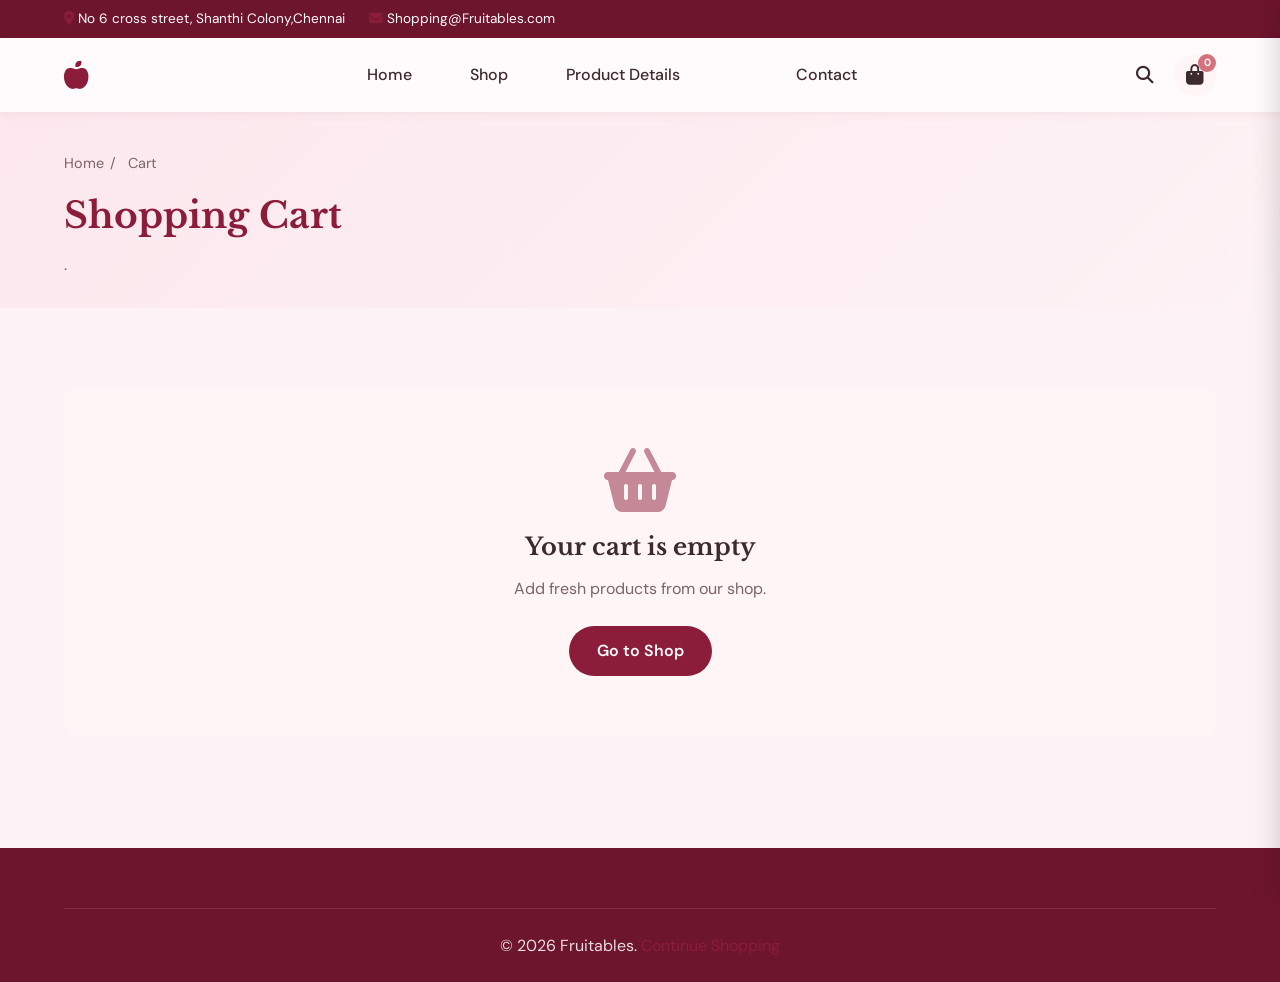
<file: cart.html>
<!DOCTYPE html>
<html lang="en">
<head>
  <meta charset="UTF-8">
  <meta name="viewport" content="width=device-width, initial-scale=1.0">
  <title>Cart - Fruitables</title>
  <link rel="preconnect" href="https://fonts.googleapis.com">
  <link rel="preconnect" href="https://fonts.gstatic.com" crossorigin>
  <link href="https://fonts.googleapis.com/css2?family=DM+Sans:wght@400;500;600;700&family=Libre+Baskerville:wght@400;700&display=swap" rel="stylesheet">
  <link rel="stylesheet" href="https://cdnjs.cloudflare.com/ajax/libs/font-awesome/6.5.1/css/all.min.css">
  <link rel="stylesheet" href="style.css">
</head>
<body>

  <div class="topbar" id="topbar">
    <div class="container topbar-inner">
      <div class="topbar-left">
        <span><i class="fa fa-map-marker-alt"></i> No 6 cross street, Shanthi Colony,Chennai</span>
        <span><i class="fa fa-envelope"></i> Shopping@Fruitables.com</span>
      </div>
    </div>
  </div>

  <nav class="navbar" id="navbar">
    <div class="container navbar-inner">
      <a href="index.html" class="logo">
        <i class="fa fa-apple-alt"></i>
        <span></span>
      </a>
      <button class="hamburger" id="hamburger" type="button" aria-label="Toggle menu">
        <i class="fa fa-bars"></i>
      </button>
      <ul class="nav-links" id="navLinks">
        <li><a href="index.html">Home</a></li>
        <li><a href="shop.html">Shop</a></li>
        <li><a href="product.html?id=1">Product Details</a></li>
        <li class="nav-dropdown" id="pagesDropdown">
          <!-- <button type="button" class="nav-dropdown-toggle" id="pagesDropdownBtn" aria-expanded="false">
            Pages <i class="fa fa-chevron-down"></i>
          </button>
          <ul class="nav-dropdown-menu">
            <li><a href="reviews.html">Reviews</a></li>
            <li><a href="404.html">404</a></li>
            <li><a href="cart.html">Cart</a></li>
          </ul>
        </li> -->
        <li><a href="index.html#footer">Contact</a></li>
      </ul>
      <div class="nav-actions">
        <button type="button" class="nav-icon-btn" id="searchToggleBtn" aria-label="Open search">
          <i class="fa fa-search"></i>
        </button>
        <button type="button" class="cart-btn" id="cartBtn" aria-label="Open cart">
          <i class="fa fa-shopping-bag"></i>
          <span class="cart-badge" id="cartBadge">0</span>
        </button>
      </div>
    </div>
  </nav>

  <div class="cart-overlay" id="cartOverlay"></div>
  <aside class="cart-sidebar" id="cartSidebar">
    <div class="cart-header">
      <h3>Quick Cart</h3>
      <button type="button" class="cart-close" id="cartClose" aria-label="Close cart"><i class="fa fa-times"></i></button>
    </div>
    <div class="cart-items" id="cartItems"><p class="cart-empty">Your cart is empty.</p></div>
    <div class="cart-footer">
      <div class="cart-total-row"><span>Total:</span><strong id="cartTotal">₹0</strong></div>
    </div>
  </aside>

  <main>
    <section class="page-header">
      <div class="container">
        <nav class="breadcrumb" aria-label="Breadcrumb">
          <a href="index.html">Home</a><span>/</span><span>Cart</span>
        </nav>
        <h1>Shopping Cart</h1>
        <p>.</p>
      </div>
    </section>

    <section class="cart-page section-pad">
      <div class="container">
        <div id="cartPageContent" class="cart-page-content">
          <p class="loading-msg">Loading cart...</p>
        </div>
        <div class="cart-page-summary" id="cartPageSummary" style="display:none;">
          <div class="cart-page-total">
            <span>Order Total:</span>
            <strong id="cartPageTotal">₹0</strong>
          </div>
          <a href="shop.html" class="btn btn-outline">Continue Shopping</a>
          <button type="button" class="btn btn-primary">Proceed to Checkout</button>
        </div>
      </div>
    </section>
  </main>

  <footer class="footer" id="footer">
    <div class="container footer-bottom-only">
      <p>&copy; 2026 Fruitables. <a href="shop.html">Continue Shopping</a></p>
    </div>
  </footer>

  <div class="search-dialog-overlay" id="searchDialogOverlay"></div>
  <div class="search-dialog" id="searchDialog" role="dialog" aria-modal="true" aria-labelledby="searchDialogTitle">
    <div class="search-dialog-box">
      <button type="button" class="search-dialog-close" id="searchDialogClose" aria-label="Close search">
        <i class="fa fa-times"></i>
      </button>
      <h3 id="searchDialogTitle">Search Products</h3>
      <p class="search-dialog-hint">Type a product name or category</p>
      <div class="search-dialog-field">
        <input type="text" id="searchDialogInput" placeholder="e.g. apple, broccoli..." autocomplete="off">
        <button type="button" id="searchDialogBtn" class="btn btn-primary">Search</button>
      </div>
    </div>
  </div>

  <script src="cart.js"></script>
  <script src="common.js"></script>
  <script src="cart-page.js"></script>
</body>
</html>
</file>
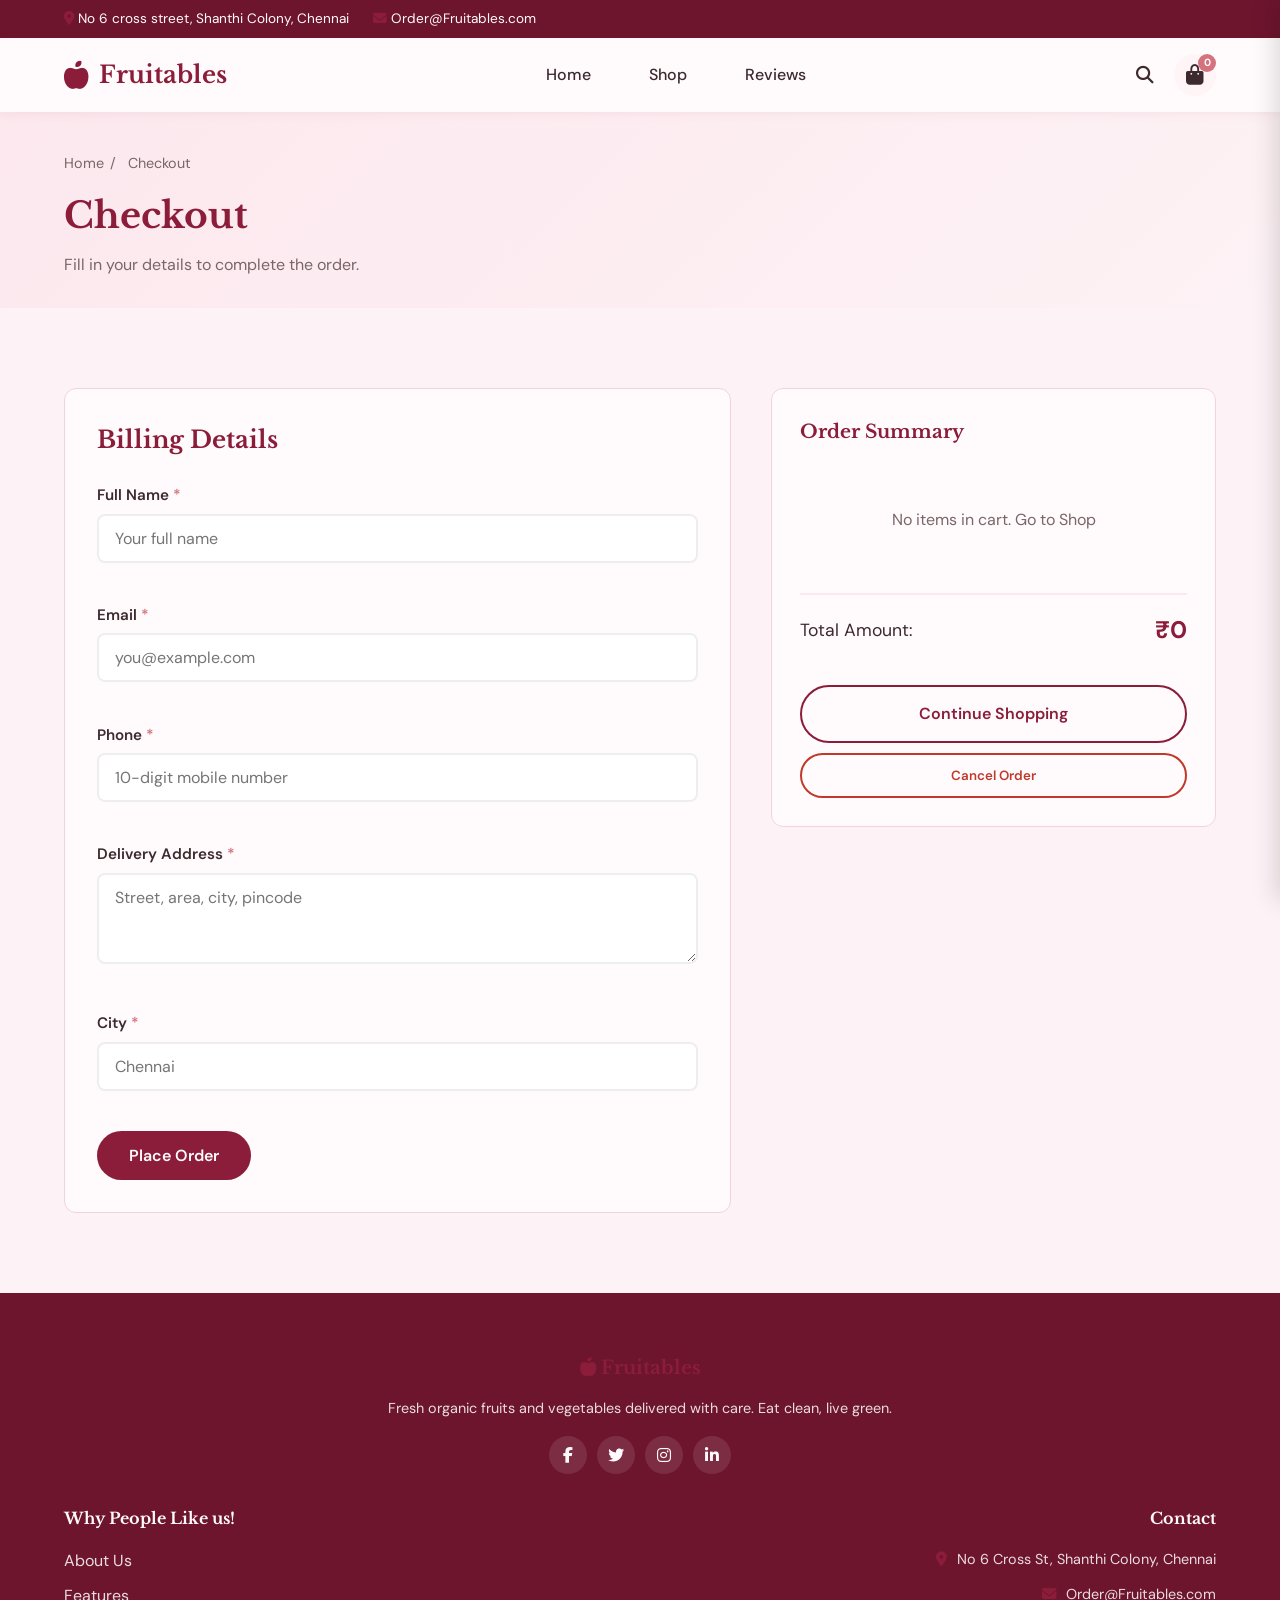
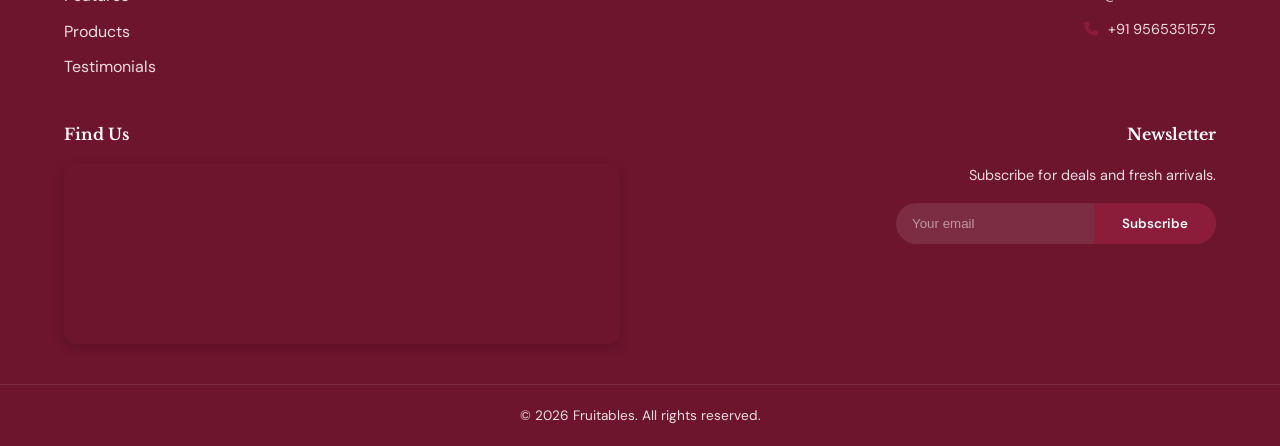
<file: checkout.html>
<!DOCTYPE html>
<html lang="en">
<head>
  <meta charset="UTF-8">
  <meta name="viewport" content="width=device-width, initial-scale=1.0">
  <title>Checkout - Fruitables</title>
  <link rel="preconnect" href="https://fonts.googleapis.com">
  <link rel="preconnect" href="https://fonts.gstatic.com" crossorigin>
  <link href="https://fonts.googleapis.com/css2?family=DM+Sans:wght@400;500;600;700&family=Libre+Baskerville:wght@400;700&display=swap" rel="stylesheet">
  <link rel="stylesheet" href="https://cdnjs.cloudflare.com/ajax/libs/font-awesome/6.5.1/css/all.min.css">
  <link rel="stylesheet" href="style.css">
</head>
<body>

  <div class="topbar" id="topbar">
    <div class="container topbar-inner">
      <div class="topbar-left">
        <span><i class="fa fa-map-marker-alt"></i> No 6 cross street, Shanthi Colony, Chennai</span>
        <span><i class="fa fa-envelope"></i> Order@Fruitables.com</span>
      </div>
    </div>
  </div>

  <nav class="navbar" id="navbar">
    <div class="container navbar-inner">
      <a href="index.html" class="logo">
        <i class="fa fa-apple-alt"></i>
        <span>Fruitables</span>
      </a>
      <button class="hamburger" id="hamburger" type="button" aria-label="Toggle menu">
        <i class="fa fa-bars"></i>
      </button>
      <ul class="nav-links" id="navLinks">
        <li><a href="index.html">Home</a></li>
        <li><a href="shop.html">Shop</a></li>
        <li><a href="reviews.html">Reviews</a></li>
        <!-- <li class="nav-dropdown" id="pagesDropdown">
          <button type="button" class="nav-dropdown-toggle" id="pagesDropdownBtn" aria-expanded="false">
            Pages <i class="fa fa-chevron-down"></i>
          </button>
          <ul class="nav-dropdown-menu"> -->
            <!-- <li><a href="checkout.html">Checkout</a></li>
            <li><a href="404.html">404</a></li>
          </ul>
        </li> -->
      </ul>
      <div class="nav-actions">
        <button type="button" class="nav-icon-btn" id="searchToggleBtn" aria-label="Open search">
          <i class="fa fa-search"></i>
        </button>
        <button type="button" class="cart-btn" id="cartBtn" aria-label="Open cart">
          <i class="fa fa-shopping-bag"></i>
          <span class="cart-badge" id="cartBadge">0</span>
        </button>
      </div>
    </div>
  </nav>

  <div class="cart-overlay" id="cartOverlay"></div>
  <aside class="cart-sidebar" id="cartSidebar">
    <div class="cart-header">
      <h3>Your Cart</h3>
      <button type="button" class="cart-close" id="cartClose" aria-label="Close cart"><i class="fa fa-times"></i></button>
    </div>
    <div class="cart-items" id="cartItems"><p class="cart-empty">Your cart is empty.</p></div>
    <div class="cart-footer">
      <div class="cart-total-row"><span>Total:</span><strong id="cartTotal">₹0</strong></div>
      <a href="checkout.html" class="btn btn-primary btn-block">Checkout</a>
    </div>
  </aside>

  <main>
    <section class="page-header">
      <div class="container">
        <nav class="breadcrumb" aria-label="Breadcrumb">
          <a href="index.html">Home</a><span>/</span><span>Checkout</span>
        </nav>
        <h1>Checkout</h1>
        <p>Fill in your details to complete the order.</p>
      </div>
    </section>

    <section class="checkout-page section-pad">
      <div class="container checkout-layout">
        <form class="checkout-form" id="checkoutForm" novalidate>
          <h2 class="checkout-form-title">Billing Details</h2>

          <div class="form-group">
            <label for="fullName">Full Name <span>*</span></label>
            <input type="text" id="fullName" name="fullName" placeholder="Your full name">
            <span class="form-error" id="err-fullName"></span>
          </div>

          <div class="form-group">
            <label for="email">Email <span>*</span></label>
            <input type="email" id="email" name="email" placeholder="you@example.com">
            <span class="form-error" id="err-email"></span>
          </div>

          <div class="form-group">
            <label for="phone">Phone <span>*</span></label>
            <input type="tel" id="phone" name="phone" placeholder="10-digit mobile number">
            <span class="form-error" id="err-phone"></span>
          </div>

          <div class="form-group">
            <label for="address">Delivery Address <span>*</span></label>
            <textarea id="address" name="address" rows="3" placeholder="Street, area, city, pincode"></textarea>
            <span class="form-error" id="err-address"></span>
          </div>

          <div class="form-group">
            <label for="city">City <span>*</span></label>
            <input type="text" id="city" name="city" placeholder="Chennai">
            <span class="form-error" id="err-city"></span>
          </div>

          <button type="submit" class="btn btn-primary btn-lg">Place Order</button>
          <p class="form-success" id="formSuccess" hidden>Order placed successfully! Happy Shopping</p>
        </form>

        <aside class="checkout-summary">
          <h3>Order Summary</h3>
          <div id="checkoutItemsList" class="checkout-items-list">
            <p class="cart-empty">No items in cart.</p>
          </div>
          <div class="checkout-summary-total">
            <span>Total Amount:</span>
            <strong id="checkoutTotal">₹0</strong>
          </div>
          <a href="shop.html" class="btn btn-outline btn-block">Continue Shopping</a>
          <button type="button" class="btn btn-cancel btn-block" id="checkoutCancel">Cancel Order</button>
        </aside>
      </div>
    </section>
  </main>

    <footer class="footer" id="footer">
    <div class="container footer-grid">
      <div class="footer-col footer-col--brand">
        <h3 class="footer-logo"><i class="fa fa-apple-alt"></i> Fruitables</h3>
        <p>Fresh organic fruits and vegetables delivered with care. Eat clean, live green.</p>
        <div class="social-links">
          <a href="#" aria-label="Facebook"><i class="fab fa-facebook-f"></i></a>
          <a href="#" aria-label="Twitter"><i class="fab fa-twitter"></i></a>
          <a href="#" aria-label="Instagram"><i class="fab fa-instagram"></i></a>
          <a href="#" aria-label="LinkedIn"><i class="fab fa-linkedin-in"></i></a>
        </div>
      </div>
      <div class="footer-col footer-col--links">
        <h4>Why People Like us!</h4>
        <ul class="footer-links">
          <li><a href="index.html#about">About Us</a></li>
          <li><a href="index.html#features">Features</a></li>
          <li><a href="shop.html">Products</a></li>
          <li><a href="reviews.html">Testimonials</a></li>
        </ul>
      </div>
      <div class="footer-col footer-col--contact">
        <h4>Contact</h4>
        <ul class="footer-contact">
          <li><i class="fa fa-map-marker-alt"></i> No 6 Cross St, Shanthi Colony, Chennai</li>
          <li><i class="fa fa-envelope"></i> Order@Fruitables.com</li>
          <li><i class="fa fa-phone"></i> +91 9565351575</li>
        </ul>
      </div>
      <div class="footer-col footer-col--map">
        <h4>Find Us</h4>
        <div class="footer-map">
          <iframe
            title="Fruitables shop location in Chennai"
            src="https://maps.google.com/maps?q=Shanthi+Colony+Anna+Nagar+Chennai&t=&z=14&ie=UTF8&iwloc=&output=embed"
            height="180"
            style="border:0;"
            allowfullscreen=""
            loading="lazy"
            referrerpolicy="no-referrer-when-downgrade"></iframe>
        </div>
      </div>
      <div class="footer-col footer-col--newsletter">
        <h4>Newsletter</h4>
        <p>Subscribe for deals and fresh arrivals.</p>
        <form class="newsletter-form" id="newsletterForm">
          <input type="email" placeholder="Your email" required>
          <button type="submit" class="btn btn-primary">Subscribe</button>
        </form>
      </div>
    </div>
    <div class="footer-bottom">
      <div class="container">
        <p>&copy; 2026 Fruitables. All rights reserved.</p>
      </div>
    </div>
  </footer>


  <div class="search-dialog-overlay" id="searchDialogOverlay"></div>
  <div class="search-dialog" id="searchDialog" role="dialog" aria-modal="true" aria-labelledby="searchDialogTitle">
    <div class="search-dialog-box">
      <button type="button" class="search-dialog-close" id="searchDialogClose" aria-label="Close search"><i class="fa fa-times"></i></button>
      <h3 id="searchDialogTitle">Search Products</h3>
      <p class="search-dialog-hint">Type a product name or category</p>
      <div class="search-dialog-field">
        <input type="text" id="searchDialogInput" placeholder="e.g. apple, tomato..." autocomplete="off">
        <button type="button" id="searchDialogBtn" class="btn btn-primary">Search</button>
      </div>
    </div>
  </div>

  <script src="cart.js"></script>
  <script src="common.js"></script>
  <script src="checkout.js"></script>
</body>
</html>
</file>
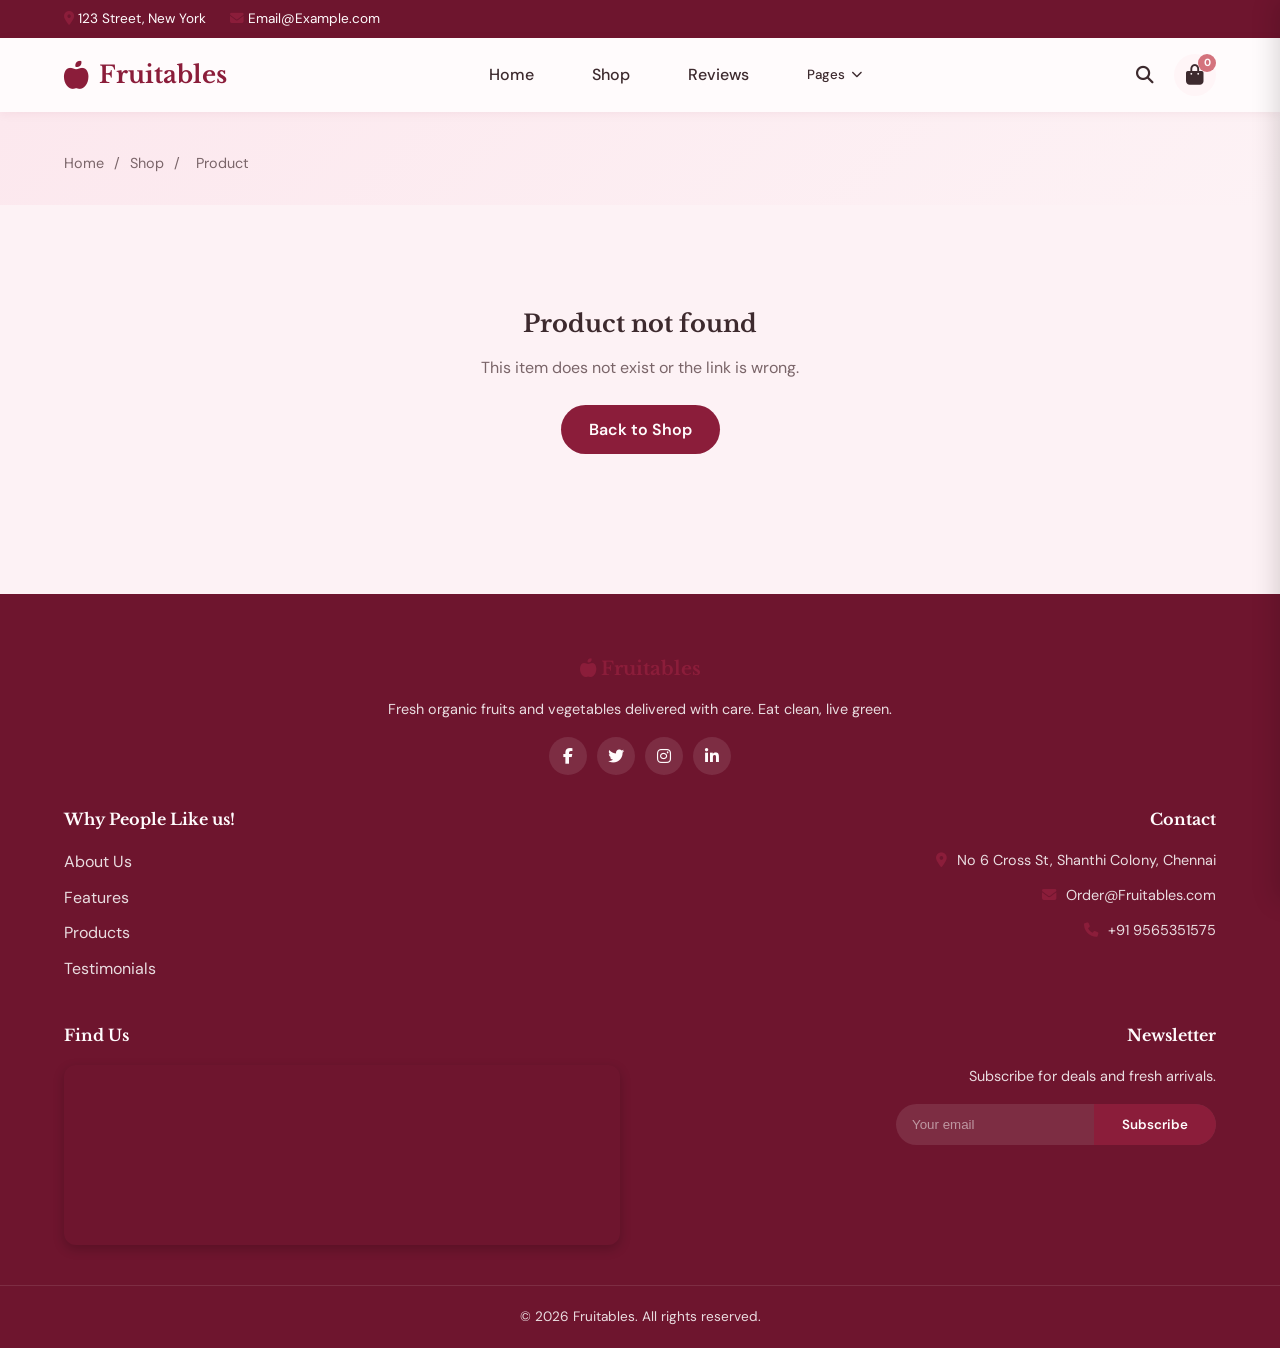
<file: product.html>
<!DOCTYPE html>
<html lang="en">
<head>
  <meta charset="UTF-8">
  <meta name="viewport" content="width=device-width, initial-scale=1.0">
  <title>Product Details - Fruitables</title>
  <link rel="preconnect" href="https://fonts.googleapis.com">
  <link rel="preconnect" href="https://fonts.gstatic.com" crossorigin>
  <link href="https://fonts.googleapis.com/css2?family=DM+Sans:wght@400;500;600;700&family=Libre+Baskerville:wght@400;700&display=swap" rel="stylesheet">
  <link rel="stylesheet" href="https://cdnjs.cloudflare.com/ajax/libs/font-awesome/6.5.1/css/all.min.css">
  <link rel="stylesheet" href="style.css">
</head>
<body>

  <div class="topbar" id="topbar">
    <div class="container topbar-inner">
      <div class="topbar-left">
        <span><i class="fa fa-map-marker-alt"></i> 123 Street, New York</span>
        <span><i class="fa fa-envelope"></i> Email@Example.com</span>
      </div>
    </div>
  </div>

  <nav class="navbar" id="navbar">
    <div class="container navbar-inner">
      <a href="index.html" class="logo">
        <i class="fa fa-apple-alt"></i>
        <span>Fruitables</span>
      </a>

      <button class="hamburger" id="hamburger" type="button" aria-label="Toggle menu">
        <i class="fa fa-bars"></i>
      </button>

      <ul class="nav-links" id="navLinks">
        <li><a href="index.html">Home</a></li>
        <li><a href="shop.html">Shop</a></li>
        <li><a href="reviews.html">Reviews</a></li>
        <li class="nav-dropdown" id="pagesDropdown">
          <button type="button" class="nav-dropdown-toggle" id="pagesDropdownBtn" aria-expanded="false">
            Pages <i class="fa fa-chevron-down"></i>
          </button>
          <ul class="nav-dropdown-menu">
            <li><a href="checkout.html">Checkout</a></li>
            <li><a href="404.html">404</a></li>
          </ul>
        </li>
      </ul>

      <div class="nav-actions">
        <button type="button" class="nav-icon-btn" id="searchToggleBtn" aria-label="Open search">
          <i class="fa fa-search"></i>
        </button>
        <button type="button" class="cart-btn" id="cartBtn" aria-label="Open cart">
          <i class="fa fa-shopping-bag"></i>
          <span class="cart-badge" id="cartBadge">0</span>
        </button>
      </div>
    </div>
  </nav>

  <div class="cart-overlay" id="cartOverlay"></div>
  <aside class="cart-sidebar" id="cartSidebar">
    <div class="cart-header">
      <h3>Your Cart</h3>
      <button type="button" class="cart-close" id="cartClose" aria-label="Close cart"><i class="fa fa-times"></i></button>
    </div>
    <div class="cart-items" id="cartItems"><p class="cart-empty">Your cart is empty.</p></div>
    <div class="cart-footer">
      <div class="cart-total-row"><span>Total:</span><strong id="cartTotal">₹0</strong></div>
      <a href="checkout.html" class="btn btn-primary btn-block">Checkout</a>
    </div>
  </aside>

  <main>
    <section class="page-header">
      <div class="container">
        <nav class="breadcrumb" id="breadcrumb" aria-label="Breadcrumb">
          <a href="index.html">Home</a>
          <span>/</span>
          <a href="shop.html">Shop</a>
          <span>/</span>
          <span id="breadcrumbName">Product</span>
        </nav>
      </div>
    </section>

    <section class="product-detail section-pad" id="productDetail">
      <div class="container" id="productDetailContent">
        <p class="loading-msg">Loading product...</p>
      </div>
    </section>

    <section class="related section-pad" id="relatedSection" style="display:none;">
      <div class="container">
        <div class="section-header">
          <h2>You May Also Like</h2>
        </div>
        <div class="product-grid" id="relatedGrid"></div>
      </div>
    </section>
  </main>

    <footer class="footer" id="footer">
    <div class="container footer-grid">
      <div class="footer-col footer-col--brand">
        <h3 class="footer-logo"><i class="fa fa-apple-alt"></i> Fruitables</h3>
        <p>Fresh organic fruits and vegetables delivered with care. Eat clean, live green.</p>
        <div class="social-links">
          <a href="#" aria-label="Facebook"><i class="fab fa-facebook-f"></i></a>
          <a href="#" aria-label="Twitter"><i class="fab fa-twitter"></i></a>
          <a href="#" aria-label="Instagram"><i class="fab fa-instagram"></i></a>
          <a href="#" aria-label="LinkedIn"><i class="fab fa-linkedin-in"></i></a>
        </div>
      </div>
      <div class="footer-col footer-col--links">
        <h4>Why People Like us!</h4>
        <ul class="footer-links">
          <li><a href="index.html#about">About Us</a></li>
          <li><a href="index.html#features">Features</a></li>
          <li><a href="shop.html">Products</a></li>
          <li><a href="reviews.html">Testimonials</a></li>
        </ul>
      </div>
      <div class="footer-col footer-col--contact">
        <h4>Contact</h4>
        <ul class="footer-contact">
          <li><i class="fa fa-map-marker-alt"></i> No 6 Cross St, Shanthi Colony, Chennai</li>
          <li><i class="fa fa-envelope"></i> Order@Fruitables.com</li>
          <li><i class="fa fa-phone"></i> +91 9565351575</li>
        </ul>
      </div>
      <div class="footer-col footer-col--map">
        <h4>Find Us</h4>
        <div class="footer-map">
          <iframe
            title="Fruitables shop location in Chennai"
            src="https://maps.google.com/maps?q=Shanthi+Colony+Anna+Nagar+Chennai&t=&z=14&ie=UTF8&iwloc=&output=embed"
            height="180"
            style="border:0;"
            allowfullscreen=""
            loading="lazy"
            referrerpolicy="no-referrer-when-downgrade"></iframe>
        </div>
      </div>
      <div class="footer-col footer-col--newsletter">
        <h4>Newsletter</h4>
        <p>Subscribe for deals and fresh arrivals.</p>
        <form class="newsletter-form" id="newsletterForm">
          <input type="email" placeholder="Your email" required>
          <button type="submit" class="btn btn-primary">Subscribe</button>
        </form>
      </div>
    </div>
    <div class="footer-bottom">
      <div class="container">
        <p>&copy; 2026 Fruitables. All rights reserved.</p>
      </div>
    </div>
  </footer>


  <div class="search-dialog-overlay" id="searchDialogOverlay"></div>
  <div class="search-dialog" id="searchDialog" role="dialog" aria-modal="true" aria-labelledby="searchDialogTitle">
    <div class="search-dialog-box">
      <button type="button" class="search-dialog-close" id="searchDialogClose" aria-label="Close search"><i class="fa fa-times"></i></button>
      <h3 id="searchDialogTitle">Search Products</h3>
      <p class="search-dialog-hint">Type a product name or category</p>
      <div class="search-dialog-field">
        <input type="text" id="searchDialogInput" placeholder="e.g. apple, tomato..." autocomplete="off">
        <button type="button" id="searchDialogBtn" class="btn btn-primary">Search</button>
      </div>
    </div>
  </div>

  <script src="cart.js"></script>
  <script src="products.js"></script>
  <script src="common.js"></script>
  <script src="product-page.js"></script>
</body>
</html>
</file>
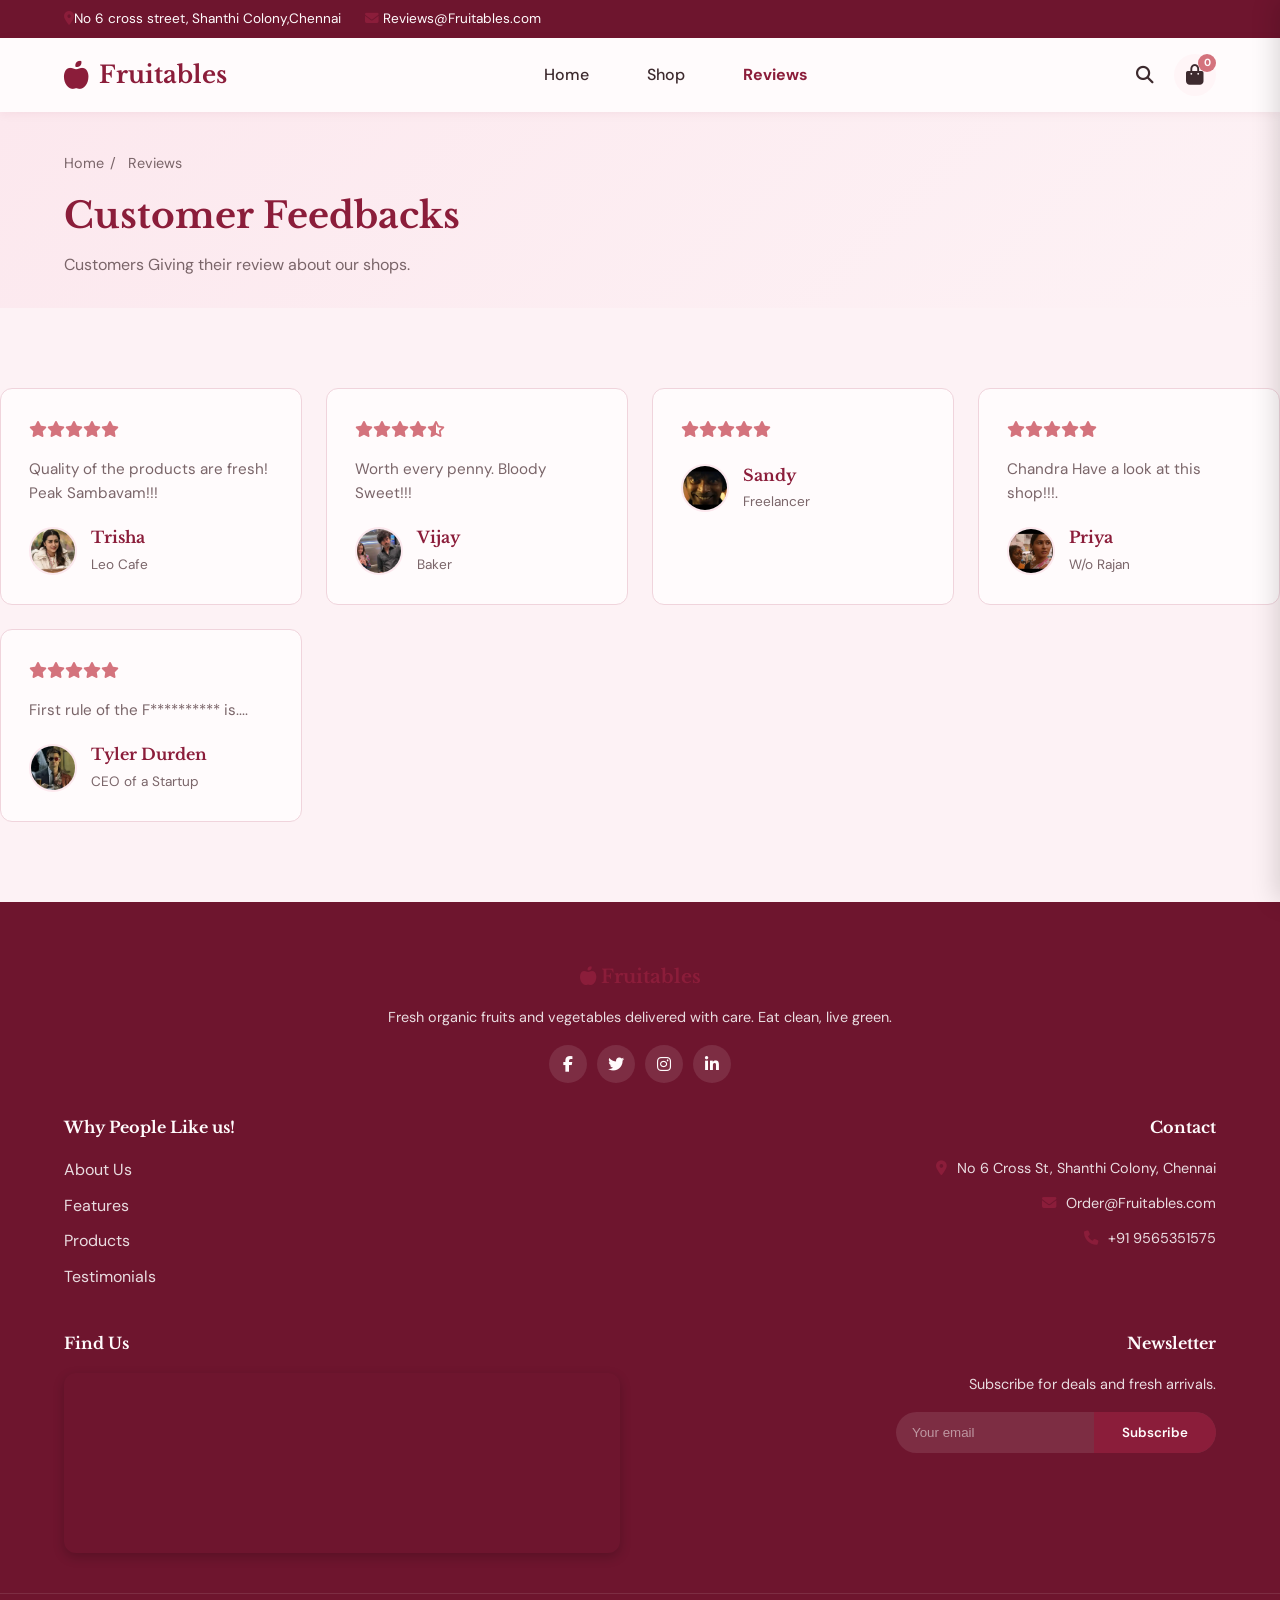
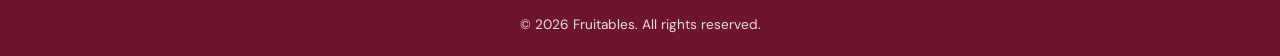
<file: reviews.html>
<!DOCTYPE html>
<html lang="en">
<head>
  <meta charset="UTF-8">
  <meta name="viewport" content="width=device-width, initial-scale=1.0">
  <title>Reviews - Fruitables</title>
  <link rel="preconnect" href="https://fonts.googleapis.com">
  <link rel="preconnect" href="https://fonts.gstatic.com" crossorigin>
  <link href="https://fonts.googleapis.com/css2?family=DM+Sans:wght@400;500;600;700&family=Libre+Baskerville:wght@400;700&display=swap" rel="stylesheet">
  <link rel="stylesheet" href="https://cdnjs.cloudflare.com/ajax/libs/font-awesome/6.5.1/css/all.min.css">
  <link rel="stylesheet" href="style.css">
</head>
<body>

  <div class="topbar" id="topbar">
    <div class="container topbar-inner">
      <div class="topbar-left">
        <span><i class="fa fa-map-marker-alt"></i>No 6 cross street, Shanthi Colony,Chennai</span>
        <span><i class="fa fa-envelope"></i> Reviews@Fruitables.com</span>
      </div>
    </div>
  </div>

  <nav class="navbar" id="navbar">
    <div class="container navbar-inner">
      <a href="index.html" class="logo">
        <i class="fa fa-apple-alt"></i>
        <span>Fruitables</span>
      </a>
      <button class="hamburger" id="hamburger" type="button" aria-label="Toggle menu">
        <i class="fa fa-bars"></i>
      </button>
      <ul class="nav-links" id="navLinks">
        <li><a href="index.html">Home</a></li>
        <li><a href="shop.html">Shop</a></li>
        <li><a href="reviews.html">Reviews</a></li>
        <!-- <li class="nav-dropdown" id="pagesDropdown">
          <button type="button" class="nav-dropdown-toggle" id="pagesDropdownBtn" aria-expanded="false">
            Pages <i class="fa fa-chevron-down"></i>
          </button>
          <ul class="nav-dropdown-menu">
            <li><a href="checkout.html">Checkout</a></li>
            <li><a href="404.html">404</a></li>
          </ul>
        </li> -->
      </ul>
      <div class="nav-actions">
        <button type="button" class="nav-icon-btn" id="searchToggleBtn" aria-label="Open search">
          <i class="fa fa-search"></i>
        </button>
        <button type="button" class="cart-btn" id="cartBtn" aria-label="Open cart">
          <i class="fa fa-shopping-bag"></i>
          <span class="cart-badge" id="cartBadge">0</span>
        </button>
      </div>
    </div>
  </nav>

  <div class="cart-overlay" id="cartOverlay"></div>
  <aside class="cart-sidebar" id="cartSidebar">
    <div class="cart-header">
      <h3>Your Cart</h3>
      <button type="button" class="cart-close" id="cartClose" aria-label="Close cart"><i class="fa fa-times"></i></button>
    </div>
    <div class="cart-items" id="cartItems"><p class="cart-empty">Your cart is empty.</p></div>
    <div class="cart-footer">
      <div class="cart-total-row"><span>Total:</span><strong id="cartTotal">₹0</strong></div>
      <a href="checkout.html" class="btn btn-primary btn-block">Checkout</a>
    </div>
  </aside>

  <main>
    <section class="page-header">
      <div class="container">
        <nav class="breadcrumb" aria-label="Breadcrumb">
          <a href="index.html">Home</a><span>/</span><span>Reviews</span>
        </nav>
        <h1>Customer Feedbacks</h1>
        <p>Customers Giving their review about our shops.</p>
      </div>
    </section>

    <section class="testimonials section-pad">
      <span class="container">
        <div class="testimonials-grid testimonials-grid--five">
          <article class="testimonial-card">
            <div class="stars">
              <i class="fa fa-star"></i><i class="fa fa-star"></i><i class="fa fa-star"></i><i class="fa fa-star"></i><i class="fa fa-star"></i>
            </div>
            <p>Quality of the products are fresh! Peak Sambavam!!!</p>
            <span class="testimonial-author">
              <img class="avatar-img" src="Review images\Trish.webp" alt="Trisha">
              <div><h4>Trisha</h4><span>Leo Cafe</span></div>
            </span>
          </article>
          <article class="testimonial-card">
            <div class="stars">
              <i class="fa fa-star"></i><i class="fa fa-star"></i><i class="fa fa-star"></i><i class="fa fa-star"></i><i class="fa fa-star-half-alt"></i>
            </div>
            <p>Worth every penny. Bloody Sweet!!!</p>
            <span class="testimonial-author">
              <img class="avatar-img" src="Review images\Vijay.webp" alt="Vijay">
              <div><h4>Vijay</h4><span>Baker</span></div>
            </span>
          </article>
          <article class="testimonial-card">
            <div class="stars">
              <i class="fa fa-star"></i><i class="fa fa-star"></i><i class="fa fa-star"></i><i class="fa fa-star"></i><i class="fa fa-star"></i>
            </div>
            <p></p>
            <div class="testimonial-author">
              <img class="avatar-img" src="Review images\Sandy.webp" alt="Sandy">
              <div><h4>Sandy</h4><span>Freelancer</span></div>
            </div>
          </article>
          <article class="testimonial-card">
            <div class="stars">
              <i class="fa fa-star"></i><i class="fa fa-star"></i><i class="fa fa-star"></i><i class="fa fa-star"></i><i class="fa fa-star"></i>
            </div>
            <p>Chandra Have a look at this shop!!!.</p>
            <span class="testimonial-author">
              <img class="avatar-img" src="Review images\Andrea.jpeg" alt="Chandra">
              <div><h4>Priya</h4><span>W/o Rajan</span></div>
            </span>
          </article>
          <article class="testimonial-card">
            <div class="stars">
              <i class="fa fa-star"></i><i class="fa fa-star"></i><i class="fa fa-star"></i><i class="fa fa-star"></i><i class="fa fa-star"></i>
            </div>
            <p>First rule of the F********** is....</p>
            <span class="testimonial-author">
              <img class="avatar-img" src="Review images\Tyler.webp" alt="Tyler">
              <div><h4>Tyler Durden</h4><span>CEO of a Startup</span></div>
            </span>
          </article>
        </div>
      </div>
    </section>
  </main>

    <footer class="footer" id="footer">
    <div class="container footer-grid">
      <div class="footer-col footer-col--brand">
        <h3 class="footer-logo"><i class="fa fa-apple-alt"></i> Fruitables</h3>
        <p>Fresh organic fruits and vegetables delivered with care. Eat clean, live green.</p>
        <div class="social-links">
          <a href="#" aria-label="Facebook"><i class="fab fa-facebook-f"></i></a>
          <a href="#" aria-label="Twitter"><i class="fab fa-twitter"></i></a>
          <a href="#" aria-label="Instagram"><i class="fab fa-instagram"></i></a>
          <a href="#" aria-label="LinkedIn"><i class="fab fa-linkedin-in"></i></a>
        </div>
      </div>
      <div class="footer-col footer-col--links">
        <h4>Why People Like us!</h4>
        <ul class="footer-links">
          <li><a href="index.html#about">About Us</a></li>
          <li><a href="index.html#features">Features</a></li>
          <li><a href="shop.html">Products</a></li>
          <li><a href="reviews.html">Testimonials</a></li>
        </ul>
      </div>
      <div class="footer-col footer-col--contact">
        <h4>Contact</h4>
        <ul class="footer-contact">
          <li><i class="fa fa-map-marker-alt"></i> No 6 Cross St, Shanthi Colony, Chennai</li>
          <li><i class="fa fa-envelope"></i> Order@Fruitables.com</li>
          <li><i class="fa fa-phone"></i> +91 9565351575</li>
        </ul>
      </div>
      <div class="footer-col footer-col--map">
        <h4>Find Us</h4>
        <div class="footer-map">
          <iframe
            title="Fruitables shop location in Chennai"
            src="https://maps.google.com/maps?q=Shanthi+Colony+Anna+Nagar+Chennai&t=&z=14&ie=UTF8&iwloc=&output=embed"
            height="180"
            style="border:0;"
            allowfullscreen=""
            loading="lazy"
            referrerpolicy="no-referrer-when-downgrade"></iframe>
        </div>
      </div>
      <div class="footer-col footer-col--newsletter">
        <h4>Newsletter</h4>
        <p>Subscribe for deals and fresh arrivals.</p>
        <form class="newsletter-form" id="newsletterForm">
          <input type="email" placeholder="Your email" required>
          <button type="submit" class="btn btn-primary">Subscribe</button>
        </form>
      </div>
    </div>
    <div class="footer-bottom">
      <div class="container">
        <p>&copy; 2026 Fruitables. All rights reserved.</p>
      </div>
    </div>
  </footer>


  <div class="search-dialog-overlay" id="searchDialogOverlay"></div>
  <div class="search-dialog" id="searchDialog" role="dialog" aria-modal="true" aria-labelledby="searchDialogTitle">
    <div class="search-dialog-box">
      <button type="button" class="search-dialog-close" id="searchDialogClose" aria-label="Close search"><i class="fa fa-times"></i></button>
      <h3 id="searchDialogTitle">Search Products</h3>
      <p class="search-dialog-hint">Type a product name or category</p>
      <div class="search-dialog-field">
        <input type="text" id="searchDialogInput" placeholder="e.g. apple, tomato..." autocomplete="off">
        <button type="button" id="searchDialogBtn" class="btn btn-primary">Search</button>
      </div>
    </div>
  </div>

  <script src="cart.js"></script>
  <script src="common.js"></script>
</body>
</html>
</file>
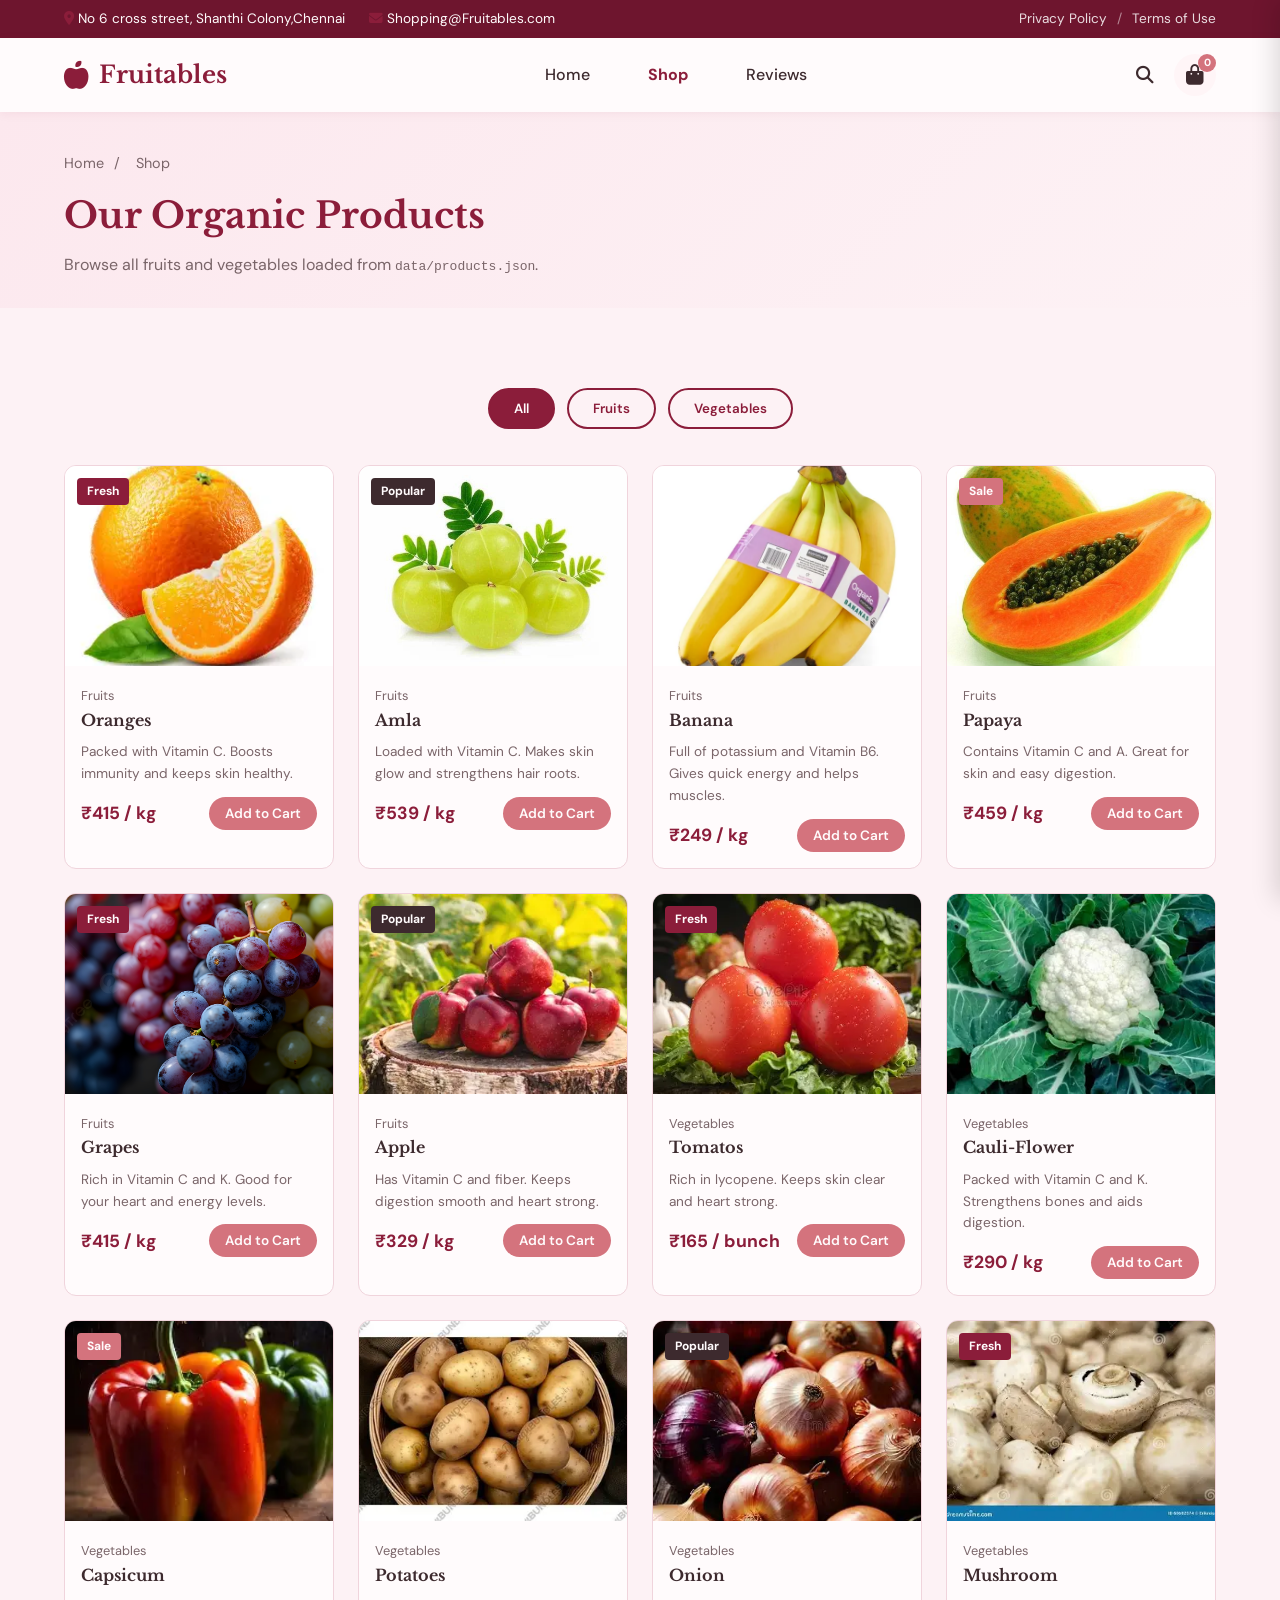
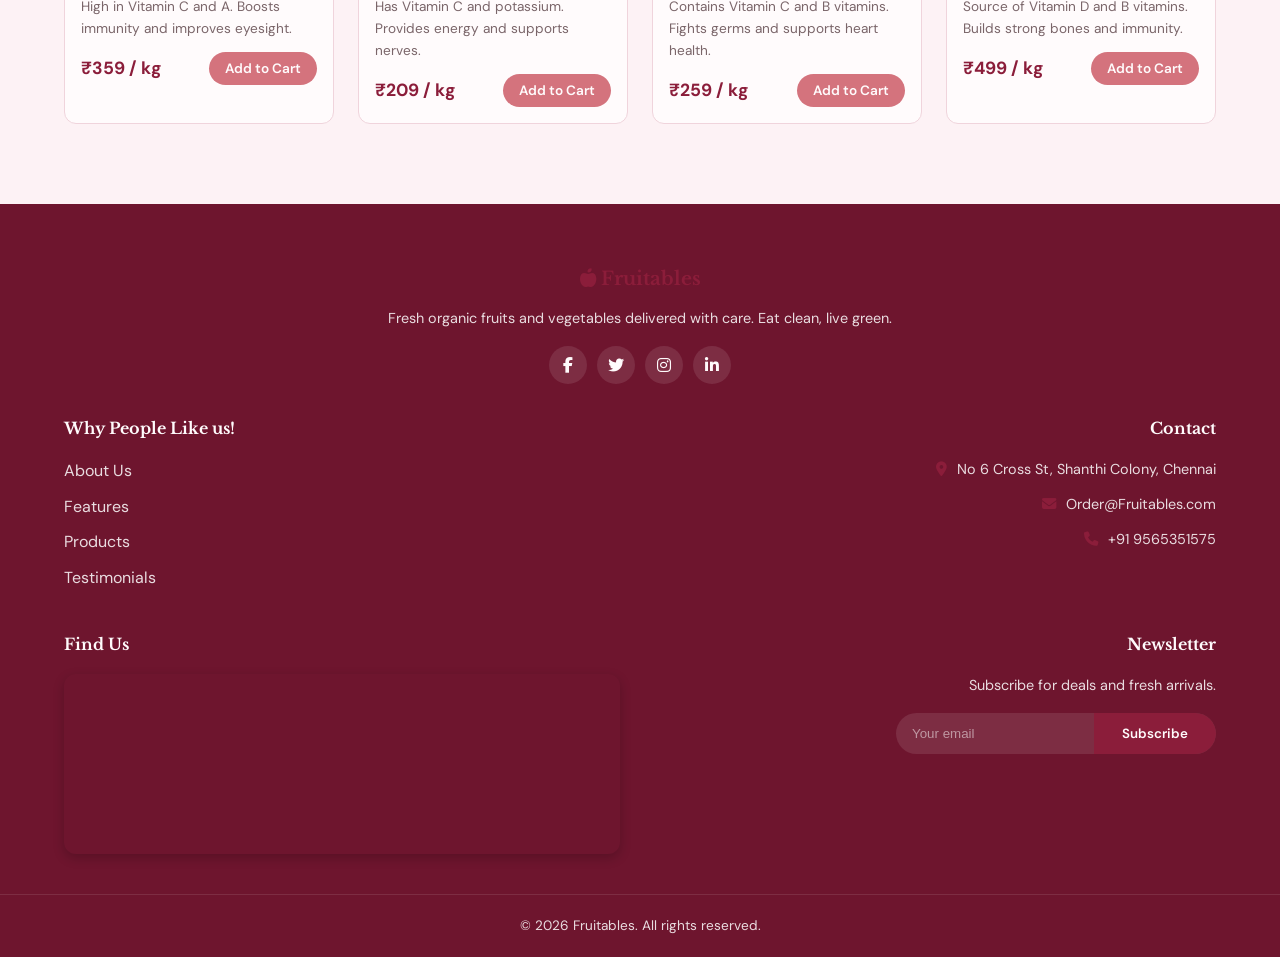
<file: shop.html>
<!DOCTYPE html>
<html lang="en">
<head>
  <meta charset="UTF-8">
  <meta name="viewport" content="width=device-width, initial-scale=1.0">
  <title>Shop - Fruitables</title>
  <link rel="preconnect" href="https://fonts.googleapis.com">
  <link rel="preconnect" href="https://fonts.gstatic.com" crossorigin>
  <link href="https://fonts.googleapis.com/css2?family=DM+Sans:wght@400;500;600;700&family=Libre+Baskerville:wght@400;700&display=swap" rel="stylesheet">
  <link rel="stylesheet" href="https://cdnjs.cloudflare.com/ajax/libs/font-awesome/6.5.1/css/all.min.css">
  <link rel="stylesheet" href="style.css">
</head>
<body>

  <div class="topbar" id="topbar">
    <div class="container topbar-inner">
      <div class="topbar-left">
        <span><i class="fa fa-map-marker-alt"></i> No 6 cross street, Shanthi Colony,Chennai</span>
        <span><i class="fa fa-envelope"></i> Shopping@Fruitables.com</span>
      </div>
      <div class="topbar-right">
        <a href="#">Privacy Policy</a>
        <span>/</span>
        <a href="#">Terms of Use</a>
      </div>
    </div>
  </div>

  <nav class="navbar" id="navbar">
    <div class="container navbar-inner">
      <a href="index.html" class="logo">
        <i class="fa fa-apple-alt"></i>
        <span>Fruitables</span>
      </a>

      <button class="hamburger" id="hamburger" type="button" aria-label="Toggle menu">
        <i class="fa fa-bars"></i>
      </button>

      <ul class="nav-links" id="navLinks">
        <li><a href="index.html">Home</a></li>
        <li><a href="shop.html">Shop</a></li>
        <li><a href="reviews.html">Reviews</a></li>
        <!-- <li class="nav-dropdown" id="pagesDropdown">
          <button type="button" class="nav-dropdown-toggle" id="pagesDropdownBtn" aria-expanded="false">
            Pages <i class="fa fa-chevron-down"></i>
          </button>
          <ul class="nav-dropdown-menu">
            <li><a href="checkout.html">Checkout</a></li>
            <li><a href="404.html">404</a></li>
          </ul>
        </li> -->
      </ul>

      <div class="nav-actions">
        <button type="button" class="nav-icon-btn" id="searchToggleBtn" aria-label="Open search">
          <i class="fa fa-search"></i>
        </button>
        <button type="button" class="cart-btn" id="cartBtn" aria-label="Open cart">
          <i class="fa fa-shopping-bag"></i>
          <span class="cart-badge" id="cartBadge">0</span>
        </button>
      </div>
    </div>
  </nav>

  <div class="cart-overlay" id="cartOverlay"></div>
  <aside class="cart-sidebar" id="cartSidebar">
    <div class="cart-header">
      <h3>Your Cart</h3>
      <button type="button" class="cart-close" id="cartClose" aria-label="Close cart"><i class="fa fa-times"></i></button>
    </div>
    <div class="cart-items" id="cartItems"><p class="cart-empty">Your cart is empty.</p></div>
    <div class="cart-footer">
      <div class="cart-total-row"><span>Total:</span><strong id="cartTotal">₹0</strong></div>
      <a href="checkout.html" class="btn btn-primary btn-block">Checkout</a>
    </div>
  </aside>

  <main>
    <section class="page-header">
      <div class="container">
        <nav class="breadcrumb" aria-label="Breadcrumb">
          <a href="index.html">Home</a>
          <span>/</span>
          <span>Shop</span>
        </nav>
        <h1>Our Organic Products</h1>
        <p>Browse all fruits and vegetables loaded from <code>data/products.json</code>.</p>
      </div>
    </section>

    <section class="products section-pad" id="products">
      <div class="container">
        <div class="filter-tabs" id="filterTabs">
          <button type="button" class="filter-btn active" data-cat="all">All</button>
          <button type="button" class="filter-btn" data-cat="fruits">Fruits</button>
          <button type="button" class="filter-btn" data-cat="vegetables">Vegetables</button>
        </div>
        <div class="product-grid" id="productGrid"></div>
      </div>
    </section>
  </main>

    <footer class="footer" id="footer">
    <div class="container footer-grid">
      <div class="footer-col footer-col--brand">
        <h3 class="footer-logo"><i class="fa fa-apple-alt"></i> Fruitables</h3>
        <p>Fresh organic fruits and vegetables delivered with care. Eat clean, live green.</p>
        <div class="social-links">
          <a href="#" aria-label="Facebook"><i class="fab fa-facebook-f"></i></a>
          <a href="#" aria-label="Twitter"><i class="fab fa-twitter"></i></a>
          <a href="#" aria-label="Instagram"><i class="fab fa-instagram"></i></a>
          <a href="#" aria-label="LinkedIn"><i class="fab fa-linkedin-in"></i></a>
        </div>
      </div>
      <div class="footer-col footer-col--links">
        <h4>Why People Like us!</h4>
        <ul class="footer-links">
          <li><a href="index.html#about">About Us</a></li>
          <li><a href="index.html#features">Features</a></li>
          <li><a href="shop.html">Products</a></li>
          <li><a href="reviews.html">Testimonials</a></li>
        </ul>
      </div>
      <div class="footer-col footer-col--contact">
        <h4>Contact</h4>
        <ul class="footer-contact">
          <li><i class="fa fa-map-marker-alt"></i> No 6 Cross St, Shanthi Colony, Chennai</li>
          <li><i class="fa fa-envelope"></i> Order@Fruitables.com</li>
          <li><i class="fa fa-phone"></i> +91 9565351575</li>
        </ul>
      </div>
      <div class="footer-col footer-col--map">
        <h4>Find Us</h4>
        <div class="footer-map">
          <iframe
            title="Fruitables shop location in Chennai"
            src="https://maps.google.com/maps?q=Shanthi+Colony+Anna+Nagar+Chennai&t=&z=14&ie=UTF8&iwloc=&output=embed"
            height="180"
            style="border:0;"
            allowfullscreen=""
            loading="lazy"
            referrerpolicy="no-referrer-when-downgrade"></iframe>
        </div>
      </div>
      <div class="footer-col footer-col--newsletter">
        <h4>Newsletter</h4>
        <p>Subscribe for deals and fresh arrivals.</p>
        <form class="newsletter-form" id="newsletterForm">
          <input type="email" placeholder="Your email" required>
          <button type="submit" class="btn btn-primary">Subscribe</button>
        </form>
      </div>
    </div>
    <div class="footer-bottom">
      <div class="container">
        <p>&copy; 2026 Fruitables. All rights reserved.</p>
      </div>
    </div>
  </footer>


  <div class="search-dialog-overlay" id="searchDialogOverlay"></div>
  <div class="search-dialog" id="searchDialog" role="dialog" aria-modal="true" aria-labelledby="searchDialogTitle">
    <div class="search-dialog-box">
      <button type="button" class="search-dialog-close" id="searchDialogClose" aria-label="Close search"><i class="fa fa-times"></i></button>
      <h3 id="searchDialogTitle">Search Products</h3>
      <p class="search-dialog-hint">Type a product name or category</p>
      <div class="search-dialog-field">
        <input type="text" id="searchDialogInput" placeholder="e.g. apple, tomato..." autocomplete="off">
        <button type="button" id="searchDialogBtn" class="btn btn-primary">Search</button>
      </div>
    </div>
  </div>

  <script src="cart.js"></script>
  <script src="products.js"></script>
  <script src="common.js"></script>
  <script src="shop.js"></script>
</body>
</html>
</file>
<file: style.css>
/* ========== 1. Global reset & CSS custom properties ========== */
*,
*::before,
*::after {
  margin: 0;
  padding: 0;
  box-sizing: border-box;
}

:root {
  /* Main theme — light pink background, dark red titles */
  --green: #8B1D3A;
  --green-dark: #6E152E;
  --orange: #D4737D;
  --dark: #3D2A2E;
  --gray: #7A6569;
  --light: #FFF5F7;
  --white: #FFFBFC;
  --pink-bg: #FCE8EE;
  --pink-soft: #FDF2F5;
  --shadow: 0 4px 18px rgba(139, 29, 58, 0.08);
  --radius: 12px;
  --transition: all 0.3s ease;
  --font-body: 'DM Sans', sans-serif;
  --font-heading: 'Libre Baskerville', Georgia, serif;
}

html {
  scroll-behavior: smooth;
}

body {
  font-family: var(--font-body);
  color: var(--dark);
  line-height: 1.6;
  background: var(--pink-soft);
  overflow-x: hidden;
}

a {
  text-decoration: none;
  color: inherit;
  transition: var(--transition);
}

ul {
  list-style: none;
}

img {
  max-width: 100%;
  display: block;
}

button {
  font-family: inherit;
  cursor: pointer;
  border: none;
  background: none;
}

/* ========== 2. Utility classes ========== */
.container {
  width: 90%;
  max-width: 1200px;
  margin: 0 auto;
}

.section-pad {
  padding: 80px 0;
}

.section-header {
  text-align: center;
  margin-bottom: 40px;
}

.section-header h2 {
  font-family: var(--font-heading);
  font-size: 2.25rem;
  margin-bottom: 10px;
  color: var(--green);
  font-weight: 700;
}

.section-header p {
  color: var(--gray);
}

.btn {
  display: inline-block;
  padding: 12px 28px;
  border-radius: 50px;
  font-weight: 600;
  transition: var(--transition);
}

.btn-primary {
  background: var(--green);
  color: var(--white);
}

.btn-primary:hover {
  background: var(--green-dark);
  transform: translateY(-2px);
}

.btn-light {
  background: var(--white);
  color: var(--dark);
}

.btn-light:hover {
  background: var(--light);
}

.btn-sm {
  padding: 8px 20px;
  font-size: 0.9rem;
}

.btn-block {
  width: 100%;
  text-align: center;
}

.text-green {
  color: var(--green);
}

.text-orange {
  color: var(--orange);
}

/* ========== 3. Topbar ========== */
.topbar {
  background: var(--green-dark);
  color: var(--white);
  font-size: 0.85rem;
  padding: 8px 0;
}

.topbar-inner {
  display: flex;
  justify-content: space-between;
  align-items: center;
  flex-wrap: wrap;
  gap: 8px;
}

.topbar-left span {
  margin-right: 20px;
}

.topbar-left i,
.topbar-right a:hover {
  color: var(--green);
}

.topbar-right a {
  color: rgba(255, 255, 255, 0.85);
}

.topbar-right span {
  margin: 0 6px;
  opacity: 0.5;
}

/* ========== 4. Navbar ========== */
.navbar {
  position: sticky;
  top: 0;
  z-index: 1000;
  background: var(--white);
  box-shadow: 0 2px 10px rgba(139, 29, 58, 0.06);
  transition: var(--transition);
}

.navbar.scrolled {
  box-shadow: 0 4px 24px rgba(0, 0, 0, 0.12);
}

.navbar-inner {
  display: flex;
  align-items: center;
  justify-content: space-between;
  padding: 16px 0;
  gap: 16px;
  position: relative;
}

.logo {
  display: flex;
  align-items: center;
  gap: 10px;
  font-family: var(--font-heading);
  font-size: 1.5rem;
  font-weight: 800;
  color: var(--green);
  flex-shrink: 0;
}

.logo i {
  font-size: 1.75rem;
}

.nav-links {
  display: flex;
  gap: 58px;
  flex: 1;
  justify-content: center;
}

.nav-links a {
  font-weight: 500;
  color: var(--dark);
}

.nav-links a:hover {
  color: var(--green);
}

.nav-links a.nav-active {
  color: var(--green);
  font-weight: 700;
}

.nav-actions {
  display: flex;
  align-items: center;
  gap: 8px;
  flex-shrink: 0;
  margin-left: auto;
}

/* Navbar search — expands on icon click (like reference site) */
.nav-search-wrap {
  display: flex;
  align-items: center;
  flex-direction: row-reverse;
  border: 2px solid #f0d4dc;
  border-radius: 50px;
  background: var(--white);
  overflow: hidden;
  transition: var(--transition);
}

.nav-search-wrap.open {
  border-color: var(--green);
  box-shadow: 0 0 0 3px rgba(139, 29, 58, 0.1);
}

.nav-search-input {
  width: 0;
  max-width: 0;
  padding: 0;
  border: none;
  outline: none;
  font-size: 0.95rem;
  background: transparent;
  opacity: 0;
  transition: max-width 0.35s ease, opacity 0.3s ease, padding 0.35s ease;
}

.nav-search-wrap.open .nav-search-input {
  max-width: 220px;
  width: 220px;
  padding: 8px 4px 8px 16px;
  opacity: 1;
}

.nav-search-toggle {
  flex-shrink: 0;
}

/* Search & cart icon buttons */
.nav-icon-btn {
  width: 42px;
  height: 42px;
  border-radius: 50%;
  display: flex;
  align-items: center;
  justify-content: center;
  font-size: 1.1rem;
  color: var(--dark);
  background: transparent;
  transition: var(--transition);
}

.nav-icon-btn:hover {
  background: var(--green);
  color: var(--white);
}

.nav-search-wrap .nav-icon-btn:hover {
  background: var(--green);
  color: var(--white);
}

/* Pages dropdown */
.nav-dropdown {
  position: relative;
}

.nav-dropdown-toggle {
  display: flex;
  align-items: center;
  gap: 6px;
  font-weight: 500;
  color: var(--dark);
  padding: 4px 0;
  transition: var(--transition);
}

.nav-dropdown-toggle i {
  font-size: 0.7rem;
  transition: transform 0.3s ease;
}

.nav-dropdown.open .nav-dropdown-toggle {
  color: var(--green);
}

.nav-dropdown.open .nav-dropdown-toggle i {
  transform: rotate(180deg);
}

.nav-dropdown-menu {
  position: absolute;
  top: calc(100% + 12px);
  left: 50%;
  transform: translateX(-50%) translateY(8px);
  min-width: 180px;
  background: var(--white);
  border-radius: var(--radius);
  box-shadow: 0 8px 30px rgba(0, 0, 0, 0.12);
  padding: 8px 0;
  opacity: 0;
  visibility: hidden;
  transition: var(--transition);
  z-index: 1001;
}

.nav-dropdown.open .nav-dropdown-menu {
  opacity: 1;
  visibility: visible;
  transform: translateX(-50%) translateY(0);
}

.nav-dropdown-menu li a {
  display: block;
  padding: 10px 20px;
  font-weight: 500;
  color: var(--dark);
}

.nav-dropdown-menu li a:hover {
  background: var(--pink-bg);
  color: var(--green);
  padding-left: 24px;
}

.nav-active-parent .nav-dropdown-toggle {
  color: var(--green);
  font-weight: 700;
}

/* Search popup dialog */
.search-dialog-overlay {
  position: fixed;
  inset: 0;
  background: rgba(44, 62, 80, 0.55);
  z-index: 2000;
  opacity: 0;
  visibility: hidden;
  transition: var(--transition);
}

.search-dialog-overlay.open {
  opacity: 1;
  visibility: visible;
}

.search-dialog {
  position: fixed;
  inset: 0;
  z-index: 2100;
  display: flex;
  align-items: center;
  justify-content: center;
  padding: 16px;
  opacity: 0;
  visibility: hidden;
  transition: var(--transition);
  pointer-events: none;
  box-sizing: border-box;
}

.search-dialog.open {
  opacity: 1;
  visibility: visible;
  pointer-events: auto;
}

.search-dialog-box {
  position: relative;
  width: 100%;
  max-width: 520px;
  max-height: calc(100vh - 32px);
  overflow-y: auto;
  background: var(--white);
  border-radius: var(--radius);
  padding: 36px 32px 32px;
  box-shadow: 0 20px 60px rgba(0, 0, 0, 0.2);
  transform: scale(0.92);
  transition: transform 0.3s ease;
}

.search-dialog.open .search-dialog-box {
  transform: scale(1);
}

.search-dialog-close {
  position: absolute;
  top: 14px;
  right: 14px;
  width: 36px;
  height: 36px;
  border-radius: 50%;
  background: var(--light);
  color: var(--gray);
  display: flex;
  align-items: center;
  justify-content: center;
  transition: var(--transition);
}

.search-dialog-close:hover {
  background: var(--orange);
  color: var(--white);
}

.search-dialog-box h3 {
  font-family: var(--font-heading);
  font-size: 1.5rem;
  margin-bottom: 8px;
}

.search-dialog-hint {
  color: var(--gray);
  font-size: 0.9rem;
  margin-bottom: 20px;
}

.search-dialog-field {
  display: flex;
  gap: 10px;
}

.search-dialog-field input {
  flex: 1;
  border: 2px solid #eee;
  border-radius: 50px;
  padding: 12px 20px;
  font-size: 1rem;
  outline: none;
  transition: var(--transition);
}

.search-dialog-field input:focus {
  border-color: var(--green);
}

.search-dialog-field .btn {
  white-space: nowrap;
  border-radius: 50px;
}

body.no-scroll {
  overflow: hidden;
}

.cart-btn {
  position: relative;
  display: flex;
  align-items: center;
  justify-content: center;
  width: 42px;
  height: 42px;
  border-radius: 50%;
  font-size: 1.25rem;
  color: var(--dark);
  background: var(--light);
  transition: var(--transition);
}

.cart-btn:hover {
  background: var(--green);
  color: var(--white);
}

.cart-badge {
  position: absolute;
  top: 0;
  right: 0;
  background: var(--orange);
  color: var(--white);
  font-size: 0.65rem;
  font-weight: 700;
  width: 18px;
  height: 18px;
  border-radius: 50%;
  display: flex;
  align-items: center;
  justify-content: center;
}

.hamburger {
  display: none;
  width: 42px;
  height: 42px;
  align-items: center;
  justify-content: center;
  font-size: 1.4rem;
  color: var(--dark);
  border-radius: 50%;
  transition: var(--transition);
}

.hamburger:hover {
  background: var(--light);
  color: var(--green);
}

/* ========== 5. Cart sidebar & overlay ========== */
.cart-overlay {
  position: fixed;
  inset: 0;
  background: rgba(0, 0, 0, 0.45);
  z-index: 1100;
  opacity: 0;
  visibility: hidden;
  transition: var(--transition);
}

.cart-overlay.open {
  opacity: 1;
  visibility: visible;
}

.cart-sidebar {
  position: fixed;
  top: 0;
  right: 0;
  width: 360px;
  max-width: 100%;
  height: 100vh;
  background: var(--white);
  z-index: 1200;
  display: flex;
  flex-direction: column;
  transform: translateX(100%);
  transition: transform 0.35s ease;
  box-shadow: -4px 0 24px rgba(0, 0, 0, 0.15);
}

.cart-sidebar.open {
  transform: translateX(0);
}

.cart-header {
  display: flex;
  justify-content: space-between;
  align-items: center;
  padding: 20px;
  border-bottom: 1px solid #eee;
}

.cart-close {
  font-size: 1.25rem;
  color: var(--gray);
  transition: var(--transition);
}

.cart-close:hover {
  color: var(--orange);
}

.cart-items {
  flex: 1;
  overflow-y: auto;
  padding: 16px 20px;
}

.cart-empty {
  text-align: center;
  color: var(--gray);
  padding: 40px 0;
}

.cart-row {
  display: flex;
  gap: 12px;
  align-items: center;
  padding: 12px 0;
  border-bottom: 1px solid #f0f0f0;
}

.cart-row img {
  width: 60px;
  height: 60px;
  object-fit: cover;
  border-radius: 8px;
}

.cart-row-info {
  flex: 1;
}

.cart-row-info h5 {
  font-size: 0.95rem;
  margin-bottom: 4px;
}

.cart-row-info span {
  color: var(--green);
  font-weight: 600;
}

.cart-remove {
  color: var(--orange);
  font-size: 1rem;
  transition: var(--transition);
}

.cart-remove:hover {
  transform: scale(1.15);
}

.cart-footer {
  padding: 20px;
  border-top: 1px solid #eee;
}

.cart-total-row {
  display: flex;
  justify-content: space-between;
  margin-bottom: 16px;
  font-size: 1.1rem;
}

/* ========== 6. Hero ========== */
.hero {
  background: linear-gradient(160deg, var(--pink-bg) 0%, var(--pink-soft) 45%, var(--white) 100%);
  padding: 60px 0 80px;
}

.hero-inner {
  display: flex;
  align-items: center;
  gap: 40px;
}

.hero-text {
  flex: 1;
}

.hero-tag {
  color: var(--green);
  font-weight: 600;
  margin-bottom: 12px;
}

.hero-text h1 {
  font-family: var(--font-heading);
  font-size: 3rem;
  line-height: 1.25;
  margin-bottom: 20px;
  color: var(--green);
}

.hero-desc {
  color: var(--gray);
  margin-bottom: 28px;
  max-width: 480px;
}

.hero-slider {
  flex: 1;
  position: relative;
}

.slider-wrap {
  position: relative;
  border-radius: var(--radius);
  overflow: hidden;
  box-shadow: var(--shadow);
  background: var(--white);
  min-height: 320px;
}

.slide {
  position: absolute;
  inset: 0;
  opacity: 0;
  transition: opacity 0.6s ease;
  display: flex;
  align-items: center;
  justify-content: center;
  padding: 20px;
}

.slide.active {
  position: relative;
  opacity: 1;
}

.slide img {
  max-height: 300px;
  width: auto;
  margin: 0 auto;
}

.slider-dots {
  display: flex;
  justify-content: center;
  gap: 10px;
  margin-top: 16px;
}

.dot {
  width: 12px;
  height: 12px;
  border-radius: 50%;
  background: #ccc;
  transition: var(--transition);
}

.dot.active,
.dot:hover {
  background: var(--green);
  transform: scale(1.15);
}

/* ========== 7. Features strip ========== */
.features {
  background: var(--green);
  padding: 40px 0;
}

.features-grid {
  display: grid;
  grid-template-columns: repeat(4, 1fr);
  gap: 24px;
}

.feature-box {
  display: flex;
  align-items: center;
  gap: 16px;
  color: var(--white);
}

.feature-icon {
  width: 56px;
  height: 56px;
  background: rgba(255, 255, 255, 0.2);
  border-radius: 50%;
  display: flex;
  align-items: center;
  justify-content: center;
  font-size: 1.4rem;
  flex-shrink: 0;
}

.feature-box h4 {
  font-family: var(--font-heading);
  margin-bottom: 4px;
}

.feature-box p {
  font-size: 0.85rem;
  opacity: 0.9;
}

/* ========== 8. Products section ========== */
.filter-tabs {
  display: flex;
  justify-content: center;
  gap: 12px;
  margin-bottom: 36px;
  flex-wrap: wrap;
}

.filter-btn {
  padding: 10px 24px;
  border: 2px solid var(--green);
  border-radius: 50px;
  color: var(--green);
  font-weight: 600;
  background: transparent;
  transition: var(--transition);
}

.filter-btn:hover,
.filter-btn.active {
  background: var(--green);
  color: var(--white);
}

.product-grid {
  display: grid;
  grid-template-columns: repeat(4, 1fr);
  gap: 24px;
}

.prod-card {
  background: var(--white);
  border: 1px solid #f0d4dc;
  border-radius: var(--radius);
  overflow: hidden;
  transition: var(--transition);
}

.prod-card:hover {
  transform: translateY(-8px);
  box-shadow: var(--shadow);
}

.prod-img-wrap {
  position: relative;
  overflow: hidden;
  height: 200px;
}

.prod-img-wrap img {
  width: 100%;
  height: 100%;
  object-fit: cover;
  transition: transform 0.4s ease;
}

.prod-card:hover .prod-img-wrap img {
  transform: scale(1.1);
}

.prod-badge {
  position: absolute;
  top: 12px;
  left: 12px;
  background: var(--orange);
  color: var(--white);
  font-size: 0.75rem;
  font-weight: 700;
  padding: 4px 10px;
  border-radius: 4px;
  z-index: 1;
}

.prod-badge.badge-fresh {
  background: var(--green);
}

.prod-badge.badge-popular {
  background: var(--dark);
}

.prod-body {
  padding: 16px;
}

.prod-cat {
  font-size: 0.8rem;
  color: var(--gray);
  text-transform: capitalize;
  margin-bottom: 6px;
}

.prod-body h4 {
  font-family: var(--font-heading);
  margin-bottom: 8px;
}

.prod-body p {
  font-size: 0.85rem;
  color: var(--gray);
  margin-bottom: 12px;
  display: -webkit-box;
  -webkit-box-orient: vertical;
  overflow: hidden;
}

.prod-footer {
  display: flex;
  justify-content: space-between;
  align-items: center;
  gap: 10px;
}

.prod-card--clickable {
  cursor: pointer;
}

.prod-card--clickable .prod-add {
  cursor: pointer;
  position: relative;
  z-index: 2;
}

.prod-price {
  font-weight: 700;
  color: var(--green);
  font-size: 1.1rem;
}

.prod-add {
  padding: 8px 16px;
  background: var(--orange);
  color: var(--white);
  border-radius: 50px;
  font-size: 0.85rem;
  font-weight: 600;
  transition: var(--transition);
}

.prod-add:hover {
  background: #b85a64;
}

.prod-add.added {
  background: var(--green);
}

.prod-img-link {
  display: block;
  color: inherit;
}

.prod-title-link {
  color: var(--dark);
  transition: var(--transition);
}

.prod-title-link:hover {
  color: var(--green);
}

.prod-actions {
  display: flex;
  gap: 8px;
  align-items: center;
}

.btn-details {
  padding: 8px 14px;
  border: 2px solid var(--green);
  border-radius: 50px;
  font-size: 0.85rem;
  font-weight: 600;
  color: var(--green);
  transition: var(--transition);
}

.btn-details:hover {
  background: var(--green);
  color: var(--white);
}

.product-grid--featured {
  grid-template-columns: repeat(4, 1fr);
}

.section-cta {
  text-align: center;
  margin-top: 36px;
}

.empty-msg {
  grid-column: 1 / -1;
  text-align: center;
  color: var(--gray);
  padding: 40px;
}

/* Page header (shop & product pages) */
.page-header {
  background: linear-gradient(135deg, var(--pink-bg), var(--pink-soft));
  padding: 40px 0 30px;
}

.page-header h1 {
  font-family: var(--font-heading);
  font-size: 2.25rem;
  margin: 12px 0 8px;
  color: var(--green);
  font-weight: 700;
}

.page-header p {
  color: var(--gray);
}

.breadcrumb {
  font-size: 0.9rem;
  color: var(--gray);
}

.breadcrumb a:hover {
  color: var(--green);
}

.breadcrumb span {
  margin: 0 6px;
}

/* Product detail page */
.product-detail {
  padding-top: 40px;
}

.detail-layout {
  display: grid;
  grid-template-columns: 1fr 1fr;
  gap: 48px;
  align-items: start;
}

.detail-image {
  position: relative;
  border-radius: var(--radius);
  overflow: hidden;
  box-shadow: var(--shadow);
  background: var(--light);
}

.detail-image img {
  width: 100%;
  height: 420px;
  object-fit: cover;
}

.detail-badge {
  position: absolute;
  top: 16px;
  left: 16px;
  background: var(--orange);
  color: var(--white);
  padding: 6px 14px;
  border-radius: 4px;
  font-weight: 700;
  z-index: 1;
}

.detail-info h1 {
  font-family: var(--font-heading);
  font-size: 2.5rem;
  margin: 10px 0 16px;
}

.detail-price {
  font-size: 1.75rem;
  font-weight: 700;
  color: var(--green);
  margin-bottom: 20px;
}

.detail-price small {
  font-size: 1rem;
  color: var(--gray);
  font-weight: 500;
}

.detail-desc {
  color: var(--gray);
  margin-bottom: 24px;
  font-size: 1.05rem;
}

.detail-meta {
  margin-bottom: 28px;
}

.detail-meta li {
  margin-bottom: 10px;
  color: var(--dark);
}

.detail-meta i {
  color: var(--green);
  margin-right: 10px;
  width: 20px;
}

.detail-actions {
  display: flex;
  flex-wrap: wrap;
  gap: 12px;
}

.btn-lg {
  padding: 14px 32px;
  font-size: 1rem;
}

.btn-outline {
  display: inline-block;
  padding: 14px 32px;
  border: 2px solid var(--green);
  border-radius: 50px;
  color: var(--green);
  font-weight: 600;
  transition: var(--transition);
}

.btn-outline:hover {
  background: var(--green);
  color: var(--white);
}

.not-found {
  text-align: center;
  padding: 60px 20px;
}

.not-found h2 {
  font-family: var(--font-heading);
  margin-bottom: 12px;
}

.not-found p {
  color: var(--gray);
  margin-bottom: 24px;
}

.loading-msg {
  text-align: center;
  color: var(--gray);
  padding: 60px;
}

.footer-bottom-only {
  padding: 24px 0;
  text-align: center;
  border-top: 1px solid rgba(255, 255, 255, 0.1);
}

.footer-bottom-only a {
  color: var(--green);
}

/* 404 page */
.error-page-inner {
  text-align: center;
  max-width: 520px;
  margin: 0 auto;
}

.error-code {
  font-family: var(--font-heading);
  font-size: 8rem;
  font-weight: 800;
  color: var(--green);
  line-height: 1;
  opacity: 0.35;
}

.error-page-inner h1 {
  font-family: var(--font-heading);
  font-size: 2rem;
  margin: 16px 0 12px;
}

.error-page-inner p {
  color: var(--gray);
  margin-bottom: 28px;
}

.error-actions {
  display: flex;
  gap: 12px;
  justify-content: center;
  flex-wrap: wrap;
}

/* Cart full page */
.cart-page-content {
  margin-bottom: 32px;
}

.cart-page-empty {
  text-align: center;
  padding: 60px 20px;
  background: var(--light);
  border-radius: var(--radius);
}

.cart-page-empty i {
  font-size: 4rem;
  color: var(--green);
  opacity: 0.5;
  margin-bottom: 16px;
}

.cart-page-empty h2 {
  font-family: var(--font-heading);
  margin-bottom: 10px;
}

.cart-page-empty p {
  color: var(--gray);
  margin-bottom: 24px;
}

.cart-page-row {
  display: flex;
  align-items: center;
  gap: 20px;
  padding: 20px;
  border: 1px solid #eee;
  border-radius: var(--radius);
  margin-bottom: 16px;
  background: var(--white);
  transition: var(--transition);
}

.cart-page-row:hover {
  box-shadow: var(--shadow);
}

.cart-page-row img {
  width: 90px;
  height: 90px;
  object-fit: cover;
  border-radius: 8px;
}

.cart-page-row-info {
  flex: 1;
}

.cart-page-row-info h4 {
  font-family: var(--font-heading);
  margin-bottom: 6px;
}

.cart-page-row-info span {
  display: block;
  font-size: 0.9rem;
  color: var(--gray);
}

.cart-page-qty {
  margin-top: 4px;
  color: var(--dark) !important;
}

.cart-page-row-right {
  text-align: right;
}

.cart-page-row-right strong {
  display: block;
  font-size: 1.2rem;
  color: var(--green);
  margin-bottom: 10px;
}

.cart-page-summary {
  display: flex;
  flex-wrap: wrap;
  align-items: center;
  justify-content: flex-end;
  gap: 16px;
  padding: 24px;
  background: var(--light);
  border-radius: var(--radius);
}

.cart-page-total span {
  color: var(--gray);
  margin-right: 12px;
}

.cart-page-total strong {
  font-size: 1.5rem;
  color: var(--green);
}

/* ========== 9. Offer banners ========== */
.offers-grid {
  display: grid;
  grid-template-columns: repeat(3, 1fr);
  gap: 24px;
}

.offer-card {
  display: flex;
  align-items: center;
  justify-content: space-between;
  padding: 28px;
  border-radius: var(--radius);
  color: var(--white);
  min-height: 160px;
  overflow: hidden;
}

.offer-card--green {
  background: linear-gradient(135deg, var(--green), var(--green-dark));
}

.offer-card--orange {
  background: linear-gradient(135deg, var(--orange), #c25f6a);
}

.offer-card--dark {
  background: linear-gradient(135deg, var(--green-dark), #4A1525);
}

.offer-text h5 {
  font-size: 0.95rem;
  opacity: 0.9;
  margin-bottom: 6px;
}

.offer-text h3 {
  font-family: var(--font-heading);
  font-size: 1.75rem;
  margin-bottom: 14px;
}

.offer-card img {
  width: 90px;
  height: 90px;
  border-radius: 50%;
  object-fit: cover;
  border: 4px solid rgba(255, 255, 255, 0.3);
}

/* ========== 10. Stats counter ========== */
.stats {
  background: var(--green);
  padding: 60px 0;
}

.stats-grid {
  display: grid;
  grid-template-columns: repeat(4, 1fr);
  gap: 24px;
  text-align: center;
  color: var(--white);
}

.stat-item i {
  font-size: 2rem;
  margin-bottom: 12px;
  opacity: 0.9;
}

.count-up {
  display: block;
  font-family: var(--font-heading);
  font-size: 50px;
  font-weight: 800;
  line-height: 1.1;
}

.stat-item p {
  margin-top: 8px;
  font-size: 0.95rem;
  opacity: 0.9;
  text-transform: capitalize;
}

/* ========== 11. Testimonials ========== */
/* ========== 11. Testimonials Slider Engine ========== */
.testimonials-slider-window {
  width: 100%;
  overflow: hidden; /* Clips cards gracefully outside the presentation window bounds */
  padding: 15px 0 25px;
}

.testimonials-slider-track {
  display: flex;
  gap: 24px; /* The gap spacing between individual adjacent elements */
  width: 100%;
  transition: transform 0.5s cubic-bezier(0.25, 1, 0.5, 1); /* Smooth CSS translation glide */
}

.testimonials-slider-track .testimonial-card {
  background: var(--white);
  border: 1px solid #f0d4dc;
  border-radius: var(--radius);
  padding: 28px;
  transition: var(--transition);
  /* Desktop Layout: Fits exactly 3 cards side-by-side inside the space container */
  flex: 0 0 calc((100% - (24px * 2)) / 3);
  box-sizing: border-box;
}

.testimonial-card {
  background: var(--white);
  border: 1px solid #f0d4dc;
  border-radius: var(--radius);
  padding: 28px;
  transition: var(--transition);
}

.testimonials-slider-track .testimonial-card:hover,
.testimonial-card:hover {
  box-shadow: var(--shadow);
  transform: translateY(-4px);
}

.stars {
  color: var(--orange);
  margin-bottom: 14px;
}

.testimonial-card > p {
  color: var(--gray);
  margin-bottom: 20px;
  font-size: 0.95rem;
}

.testimonial-author {
  display: flex;
  align-items: center;
  gap: 14px;
}

.avatar-img {
  width: 48px;
  height: 48px;
  border-radius: 50%;
  object-fit: cover;
  border: 2px solid var(--pink-bg);
  flex-shrink: 0;
}

.testimonial-author h4 {
  font-family: var(--font-heading);
  font-size: 1rem;
  color: var(--green);
}

.testimonial-author span {
  font-size: 0.85rem;
  color: var(--gray);
}

/* --- Control Dots Presentation Layout --- */
.testimonials-nav-dots {
  display: flex;
  justify-content: center;
  gap: 12px;
  margin-top: 16px;
}

.slide-dot {
  width: 12px;
  height: 12px;
  border-radius: 50%;
  background: #e2b7c2;
  cursor: pointer;
  transition: var(--transition);
  padding: 0;
  border: none;
}

.slide-dot.active,
.slide-dot:hover {
  background: var(--green);
  transform: scale(1.25);
}

.testimonials-slider-track.is-resetting {
  transition: none !important;
}

.testimonial-card--clone {
  pointer-events: none;
}

/* Reviews page — card grid (side-by-side until space runs out) */
.testimonials-grid {
  display: grid;
  grid-template-columns: repeat(auto-fill, minmax(260px, 1fr));
  gap: 24px;
}

.testimonials-grid .testimonial-card {
  flex: unset;
  width: auto;
  max-width: none;
}

/* --- Tablet / Mobile Layout Optimization --- */
@media (max-width: 992px) {
  .testimonials-slider-track .testimonial-card {
    flex: 0 0 calc((100% - 24px) / 2);
  }
}

@media (max-width: 600px) {
  .testimonials-slider-track .testimonial-card {
    flex: 0 0 100%;
  }
}
/* ========== 12. Footer ========== */
.footer {
  background: var(--green-dark);
  color: rgba(255, 255, 255, 0.85);
  padding-top: 60px;
}

.footer-grid {
  display: grid;
  grid-template-columns: repeat(5, 1fr);
  gap: 28px;
  padding-bottom: 40px;
}

.footer-map {
  border-radius: var(--radius);
  overflow: hidden;
  box-shadow: 0 4px 12px rgba(0, 0, 0, 0.2);
  width: 100%;
  max-width: 100%;
  box-sizing: border-box;
}

.footer-map iframe {
  display: block;
  width: 100% !important;
  max-width: 100% !important;
  min-width: 0 !important;
}

.footer-logo {
  font-family: var(--font-heading);
  color: var(--green);
  margin-bottom: 14px;
}

.footer-col h4 {
  color: var(--white);
  font-family: var(--font-heading);
  margin-bottom: 16px;
}

.footer-col > p {
  font-size: 0.9rem;
  margin-bottom: 16px;
}

.social-links {
  display: flex;
  gap: 10px;
}

.social-links a {
  width: 38px;
  height: 38px;
  border-radius: 50%;
  background: rgba(255, 255, 255, 0.1);
  display: flex;
  align-items: center;
  justify-content: center;
  color: var(--white);
  transition: var(--transition);
}

.social-links a:hover {
  background: var(--green);
}

.footer-links li {
  margin-bottom: 10px;
}

.footer-links a:hover {
  color: var(--green);
  padding-left: 4px;
}

.footer-contact li {
  display: flex;
  align-items: flex-start;
  gap: 10px;
  margin-bottom: 12px;
  font-size: 0.9rem;
}

.footer-contact i {
  color: var(--green);
  margin-top: 4px;
}

.newsletter-form {
  display: flex;
  border-radius: 50px;
  overflow: hidden;
  background: rgba(255, 255, 255, 0.1);
}

.newsletter-form input {
  flex: 1;
  border: none;
  outline: none;
  padding: 12px 16px;
  background: transparent;
  color: var(--white);
  min-width: 0;
}

.newsletter-form input::placeholder {
  color: rgba(255, 255, 255, 0.5);
}

.newsletter-form .btn {
  border-radius: 0 50px 50px 0;
  white-space: nowrap;
}

.footer-bottom {
  border-top: 1px solid rgba(255, 255, 255, 0.1);
  padding: 20px 0;
  text-align: center;
  font-size: 0.85rem;
}

/* Tablet footer layout (769px – 1023px) */
@media (min-width: 769px) and (max-width: 1023px) {
  .footer-grid {
    display: flex;
    flex-direction: column;
    align-items: stretch;
    gap: 32px;
  }

  /* Brand: logo + description — centered */
  .footer-col--brand {
    display: flex;
    flex-direction: column;
    align-items: center;
    text-align: center;
    width: 100%;
  }

  .footer-col--brand .footer-logo,
  .footer-col--brand .footer-logo i {
    color: #FFB6CA;
  }

  .footer-col--brand .social-links {
    justify-content: center;
  }

  /* Why People Like us & Contact — right aligned */
  .footer-col--links,
  .footer-col--contact {
    align-self: flex-end;
    text-align: right;
    width: 100%;
    max-width: 340px;
  }

  .footer-col--links .footer-links,
  .footer-col--contact .footer-contact {
    display: flex;
    flex-direction: column;
    align-items: flex-end;
  }

  .footer-col--contact .footer-contact li {
    justify-content: flex-end;
    text-align: right;
  }

  /* Map — centered */
  .footer-col--map {
    align-self: center;
    text-align: center;
    width: 100%;
    max-width: 420px;
  }

  .footer-col--map .footer-map {
    margin: 0 auto;
    max-width: 420px;
  }

  /* Newsletter — centered */
  .footer-col--newsletter {
    display: flex;
    flex-direction: column;
    align-items: center;
    text-align: center;
    width: 100%;
    max-width: 420px;
    margin: 8px auto 0;
  }

  .footer-col--newsletter .newsletter-form {
    width: 100%;
    max-width: 360px;
  }
}

/* ========== Laptop footer layout (1024px and above) ========== */
@media (min-width: 1024px) {
  .footer .footer-grid {
    display: grid;
    grid-template-columns: 1fr 1fr;
    gap: 32px 40px;
    align-items: start;
  }

  .footer-col--brand {
    grid-column: 1 / 3;
    display: flex;
    flex-direction: column;
    align-items: center;
    text-align: center;
  }

  .footer-col--brand .social-links { justify-content: center; }

  .footer-col--links { grid-column: 1; text-align: left; }
  .footer-col--links .footer-links { text-align: left; }

  .footer-col--contact {
    grid-column: 2;
    text-align: right;
  }

  .footer-col--contact .footer-contact {
    display: flex;
    flex-direction: column;
    align-items: flex-end;
  }

  .footer-col--contact .footer-contact li {
    justify-content: flex-end;
    text-align: right;
  }

  .footer-col--map { grid-column: 1; text-align: left; }
  .footer-col--map .footer-map { margin: 0; }

  .footer-col--newsletter {
    grid-column: 2;
    text-align: right;
    display: flex;
    flex-direction: column;
    align-items: flex-end;
  }

  .footer-col--newsletter .newsletter-form {
    width: 100%;
    max-width: 320px;
  }
}

/* ========== 13. Mobile responsiveness ========== */
@media (max-width: 1023px) {
  .product-grid,
  .features-grid,
  .stats-grid,
  .testimonials-grid {
    grid-template-columns: repeat(2, 1fr);
  }

  .offers-grid {
    grid-template-columns: 1fr;
  }

  .hero-text h1 {
    font-size: 2.25rem;
  }
}

@media (max-width: 992px) {
  .hamburger {
    display: flex;
  }

  .nav-links {
    position: absolute;
    top: 100%;
    left: 0;
    right: 0;
    background: var(--white);
    flex-direction: column;
    flex: none;
    justify-content: flex-start;
    padding: 20px;
    gap: 16px;
    box-shadow: var(--shadow);
    display: none;
    z-index: 999;
  }

  .nav-links.open {
    display: flex;
  }

  .logo {
    font-size: 1.25rem;
  }

  .logo i {
    font-size: 1.5rem;
  }
}

@media (max-width: 768px) {
  .cart-page-row {
    flex-direction: column;
    text-align: center;
  }

  .cart-page-row-right {
    text-align: center;
  }

  .hero-inner {
    flex-direction: column;
    text-align: center;
  }

  .hero-desc {
    margin-left: auto;
    margin-right: auto;
  }

  .product-grid,
  .product-grid--featured,
  .features-grid,
  .stats-grid {
    grid-template-columns: 1fr;
  }

  .detail-layout {
    grid-template-columns: 1fr;
  }

  .detail-image img {
    height: 280px;
  }

  .footer-grid {
    grid-template-columns: 1fr;
  }

  /* Mobile footer — reset all columns to left-aligned full width */
  .footer-col--brand,
  .footer-col--links,
  .footer-col--contact,
  .footer-col--map,
  .footer-col--newsletter {
    width: 100% !important;
    max-width: 100% !important;
    align-self: stretch !important;
    text-align: left !important;
    grid-column: auto !important;
    margin-left: 0 !important;
    margin-right: 0 !important;
  }

  .footer-col--brand {
    align-items: flex-start;
  }

  .footer-col--brand .social-links {
    justify-content: flex-start;
  }

  .footer-col--links .footer-links,
  .footer-col--contact .footer-contact {
    align-items: flex-start;
  }

  .footer-col--contact .footer-contact li {
    justify-content: flex-start !important;
    text-align: left !important;
  }

  .footer-col--map .footer-map {
    width: 100%;
    max-width: 100%;
    margin: 0;
  }

  .footer-col--newsletter {
    align-items: flex-start;
  }

  .footer-col--newsletter .newsletter-form {
    max-width: 100%;
    width: 100%;
  }

  .topbar-inner {
    justify-content: center;
    text-align: center;
  }

  .topbar-left span {
    display: block;
    margin-right: 0;
    margin-bottom: 4px;
    font-size: 0.8rem;
  }

  .topbar-right {
    display: none;
  }

  .container {
    width: 94%;
  }

  .search-dialog-box {
    padding: 28px 20px 24px;
  }

  .search-dialog-field {
    flex-direction: column;
  }

  .search-dialog-field input {
    width: 100%;
  }

  .search-dialog-field .btn {
    width: 100%;
  }

  .nav-icon-btn,
  .cart-btn,
  .hamburger {
    width: 38px;
    height: 38px;
    font-size: 1rem;
  }

  .section-pad {
    padding: 50px 0;
  }

  .checkout-layout {
    grid-template-columns: 1fr;
  }

  .checkout-summary {
    position: static;
  }
}

/* ========== 14. Small mobile fix (≤480px) ========== */
@media (max-width: 480px) {

  /* Topbar: stack items vertically, hide overflow */
  .topbar-inner {
    flex-direction: column;
    align-items: flex-start;
    gap: 2px;
    overflow: hidden;
  }

  .topbar-left {
    display: flex;
    flex-direction: column;
    gap: 2px;
    width: 100%;
  }

  .topbar-left span {
    display: block;
    font-size: 0.75rem;
    white-space: nowrap;
    overflow: hidden;
    text-overflow: ellipsis;
    max-width: 100%;
    margin-right: 0;
    margin-bottom: 2px;
  }

  /* Navbar: prevent any inner element from stretching beyond screen */
  .navbar-inner {
    padding: 12px 0;
    gap: 8px;
  }

  .logo span {
    font-size: 1.1rem;
  }

  /* Footer grid: single column, full width */
  .footer-grid {
    grid-template-columns: 1fr !important;
    width: 100%;
    overflow: hidden;
    padding-bottom: 28px;
  }

  /* Every footer column: full width, no overflow */
  .footer-col {
    width: 100% !important;
    max-width: 100% !important;
    min-width: 0 !important;
    overflow: hidden;
    box-sizing: border-box;
  }

  /* Map: constrain to container */
  .footer-map {
    width: 100% !important;
    max-width: 100% !important;
    overflow: hidden;
  }

  .footer-map iframe {
    width: 100% !important;
    max-width: 100% !important;
    min-width: 0 !important;
    height: 160px !important;
    display: block;
  }

  /* Newsletter form: stack vertically */
  .newsletter-form {
    flex-direction: column;
    border-radius: var(--radius);
    width: 100% !important;
    max-width: 100% !important;
    overflow: hidden;
  }

  .newsletter-form input {
    width: 100%;
    border-radius: var(--radius) var(--radius) 0 0;
    padding: 12px 16px;
    color: var(--dark);
    background: rgba(255,255,255,0.15);
  }

  .newsletter-form .btn {
    border-radius: 0 0 var(--radius) var(--radius);
    width: 100%;
    text-align: center;
  }

  /* Container: slightly tighter on very small screens */
  .container {
    width: 96%;
  }

  /* Footer contact: allow text wrapping */
  .footer-contact li {
    flex-wrap: wrap;
    word-break: break-word;
  }

  /* Section padding reduction */
  .section-pad {
    padding: 40px 0;
  }
}

/* Search page (full page, not popup) */
.search-page-inner {
  max-width: 640px;
  margin: 0 auto;
}

.search-page-form {
  margin-top: 24px;
}

.search-page-field {
  display: flex;
  align-items: center;
  gap: 12px;
  background: var(--white);
  border: 2px solid #f0d4dc;
  border-radius: 50px;
  padding: 8px 8px 8px 20px;
  box-shadow: var(--shadow);
}

.search-page-field i {
  color: var(--green);
  font-size: 1.1rem;
}

.search-page-field input {
  flex: 1;
  border: none;
  outline: none;
  font-size: 1rem;
  padding: 10px 0;
  background: transparent;
}

.search-page-field .btn {
  border-radius: 50px;
  white-space: nowrap;
}

.search-page-field--static {
  opacity: 0.85;
  pointer-events: none;
}

.search-page-field--static input:disabled {
  background: #f5f5f5;
  cursor: not-allowed;
}

.search-page-note {
  text-align: center;
  margin-top: 20px;
  color: var(--gray);
}

.search-page-note a {
  color: var(--green);
  font-weight: 600;
}

/* Checkout page */
.checkout-layout {
  display: grid;
  grid-template-columns: 1.2fr 0.8fr;
  gap: 40px;
  align-items: start;
}

.checkout-form {
  background: var(--white);
  padding: 32px;
  border-radius: var(--radius);
  border: 1px solid #f0d4dc;
}

.checkout-form-title {
  font-family: var(--font-heading);
  color: var(--green);
  margin-bottom: 24px;
}

.form-group {
  margin-bottom: 18px;
}

.form-group label {
  display: block;
  font-weight: 600;
  margin-bottom: 6px;
  font-size: 0.95rem;
}

.form-group label span {
  color: var(--orange);
}

.form-group input,
.form-group textarea {
  width: 100%;
  padding: 12px 16px;
  border: 2px solid #eee;
  border-radius: 8px;
  font-family: inherit;
  font-size: 1rem;
  transition: var(--transition);
}

.form-group input:focus,
.form-group textarea:focus {
  border-color: var(--green);
  outline: none;
}

.form-group input.input-error,
.form-group textarea.input-error {
  border-color: #c0392b;
}

.form-error {
  display: block;
  color: #c0392b;
  font-size: 0.85rem;
  margin-top: 6px;
  min-height: 1.2em;
}

.form-success {
  margin-top: 16px;
  padding: 12px;
  background: #e8f5e9;
  color: #2e7d32;
  border-radius: 8px;
  font-weight: 600;
}

.checkout-summary {
  background: var(--white);
  padding: 28px;
  border-radius: var(--radius);
  border: 1px solid #f0d4dc;
  position: sticky;
  top: 100px;
}

.checkout-summary h3 {
  font-family: var(--font-heading);
  color: var(--green);
  margin-bottom: 20px;
}

.checkout-items-list {
  margin-bottom: 20px;
  max-height: 280px;
  overflow-y: auto;
}

.checkout-summary-row {
  display: flex;
  justify-content: space-between;
  padding: 10px 0;
  border-bottom: 1px solid #f5e6ea;
  font-size: 0.95rem;
}

.checkout-summary-total {
  display: flex;
  justify-content: space-between;
  align-items: center;
  padding: 16px 0;
  margin-bottom: 20px;
  border-top: 2px solid var(--pink-bg);
  font-size: 1.1rem;
}

.checkout-summary-total strong {
  font-size: 1.5rem;
  color: var(--green);
}

.btn-block {
  display: block;
  text-align: center;
  margin-top: 10px;
}

.btn-cancel {
  background: transparent;
  border: 2px solid #c0392b;
  color: #c0392b;
  padding: 12px 28px;
  border-radius: 50px;
  font-weight: 600;
  cursor: pointer;
  transition: var(--transition);
}

.btn-cancel:hover {
  background: #c0392b;
  color: var(--white);
}
</file>
